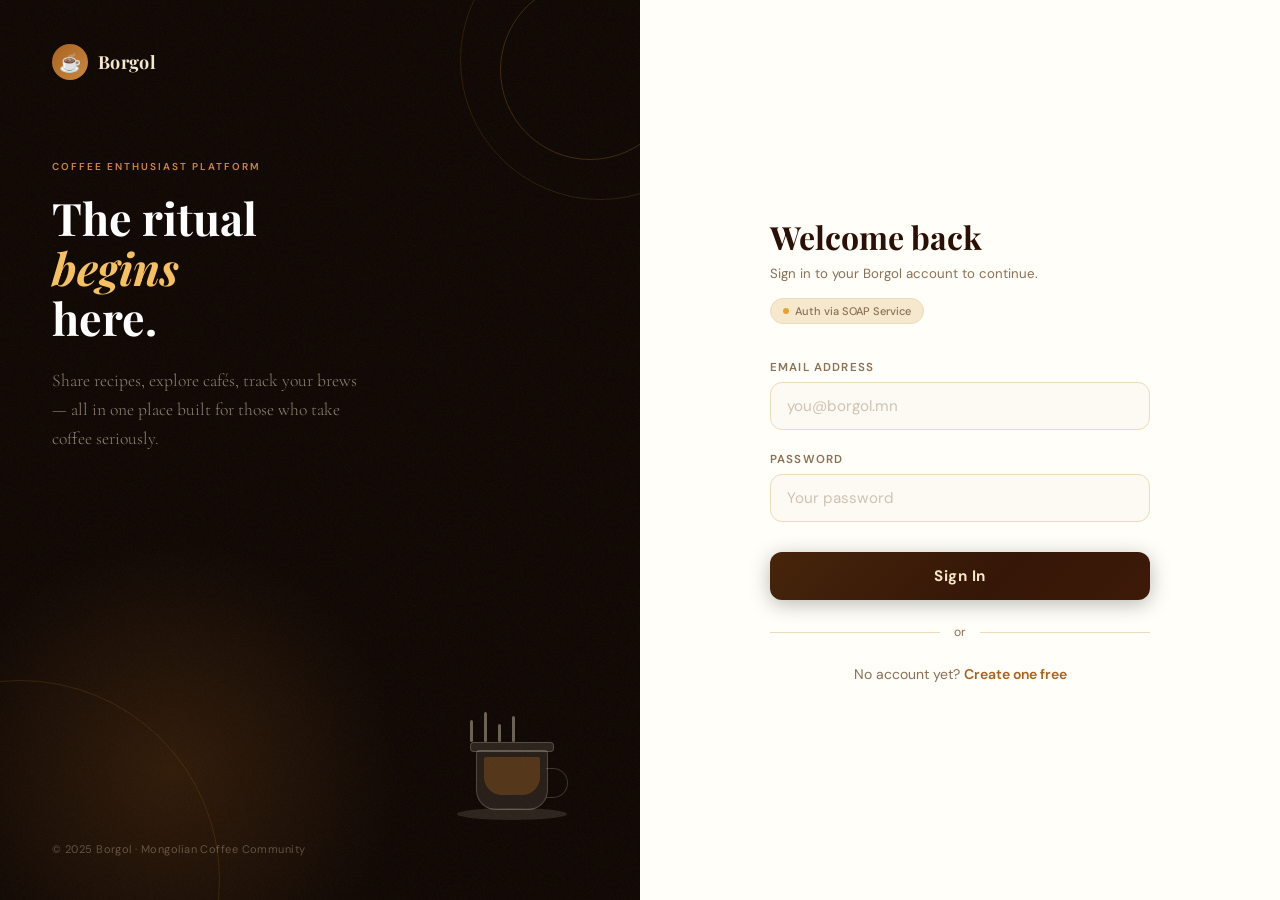
<file: src/main/resources/public/admin.html>
<!DOCTYPE html>
<html lang="en">
<head>
<meta charset="UTF-8"/>
<meta name="viewport" content="width=device-width, initial-scale=1.0"/>
<title>Admin Panel – Borgol Coffee</title>
<link rel="preconnect" href="https://fonts.googleapis.com"/>
<link href="https://fonts.googleapis.com/css2?family=Playfair+Display:wght@600;700;900&family=DM+Sans:opsz,wght@9..40,400;9..40,500;9..40,600;9..40,700&display=swap" rel="stylesheet"/>
<style>
:root {
  --espresso  : #0C0400;
  --roast     : #2B1005;
  --caramel   : #A8621E;
  --caramel-lt: #CB8840;
  --gold      : #E8A030;
  --amber     : #F5C060;
  --cream     : #F6E8CC;
  --milk      : #FDFAF3;
  --surface   : #FFFEF8;
  --border    : #EDDBBA;
  --muted     : #8A7054;
  --text      : #180F08;
  --success   : #2D6A4F;
  --error     : #B5321E;
  --shadow    : 0 2px 16px rgba(12,4,0,.08);
  --shadow-md : 0 6px 30px rgba(12,4,0,.13);
  --radius    : 14px;
  --radius-lg : 20px;
  --font-serif: 'Playfair Display', Georgia, serif;
  --font-sans : 'DM Sans', -apple-system, sans-serif;
}

*, *::before, *::after { box-sizing: border-box; margin: 0; padding: 0; }
html, body { min-height: 100%; background: var(--milk); color: var(--text); font-family: var(--font-sans); }

@keyframes slideDown { from { opacity:0; transform:translateY(-14px) } to { opacity:1; transform:none } }
@keyframes fadeUp    { from { opacity:0; transform:translateY(16px) } to { opacity:1; transform:none } }
@keyframes spin      { to { transform:rotate(360deg) } }
@keyframes shimmer   { from { background-position:200% 0 } to { background-position:-200% 0 } }

/* ── Navbar ─────────────────────────────────────────── */
.navbar {
  background: linear-gradient(135deg, var(--espresso) 0%, #1A0800 100%);
  height: 62px; display: flex; align-items: center;
  padding: 0 28px; gap: 16px;
  position: sticky; top: 0; z-index: 200;
  box-shadow: 0 2px 24px rgba(0,0,0,.45);
  animation: slideDown .4s ease;
}
.nav-brand {
  display: flex; align-items: center; gap: 8px;
  font-family: var(--font-serif); font-size: 19px; font-weight: 700;
  color: #fff; text-decoration: none;
}
.nav-brand span { font-size: 22px; }
.admin-badge {
  padding: 3px 10px; border-radius: 20px;
  background: rgba(232,160,48,.2); border: 1px solid rgba(232,160,48,.4);
  color: var(--amber); font-size: 11px; font-weight: 700; letter-spacing: .04em;
  text-transform: uppercase;
}
.nav-right { margin-left: auto; display: flex; align-items: center; gap: 8px; }
.btn-back {
  padding: 7px 16px; border-radius: 20px;
  font-size: 13px; font-weight: 600;
  color: rgba(255,255,255,.75); background: none;
  border: 1.5px solid rgba(255,255,255,.25);
  cursor: pointer; font-family: inherit; transition: .2s;
  text-decoration: none; display: inline-flex; align-items: center; gap: 6px;
}
.btn-back:hover { background: rgba(255,255,255,.1); color: #fff; border-color: rgba(255,255,255,.5); }

/* ── Layout ─────────────────────────────────────────── */
.page {
  max-width: 1100px; margin: 0 auto;
  padding: 40px 24px 80px;
  animation: fadeUp .4s ease both;
}
.page-title {
  font-family: var(--font-serif); font-size: 2rem; color: var(--roast);
  margin-bottom: 6px; display: flex; align-items: center; gap: 12px;
}
.page-sub { color: var(--muted); font-size: .9rem; margin-bottom: 28px; }

/* ── Stats grid ─────────────────────────────────────── */
.stats-grid {
  display: grid; grid-template-columns: repeat(auto-fit, minmax(180px, 1fr));
  gap: 16px; margin-bottom: 32px;
}
.stat-card {
  background: var(--surface); border: 1px solid var(--border);
  border-radius: var(--radius); padding: 20px 24px;
  box-shadow: var(--shadow);
}
.stat-label { font-size: .75rem; color: var(--muted); font-weight: 600; text-transform: uppercase; letter-spacing: .06em; margin-bottom: 6px; }
.stat-value { font-family: var(--font-serif); font-size: 2.2rem; color: var(--caramel); font-weight: 700; }
.stat-value.red { color: var(--error); }

/* ── Filter tabs ─────────────────────────────────────── */
.tab-bar {
  display: flex; gap: 4px; margin-bottom: 20px;
  background: var(--surface); padding: 4px; border-radius: var(--radius);
  border: 1px solid var(--border); width: fit-content;
}
.tab {
  padding: 8px 18px; border-radius: 10px; border: none; background: none;
  font-family: var(--font-sans); font-size: .85rem; font-weight: 600;
  color: var(--muted); cursor: pointer; transition: all .2s;
}
.tab.active { background: var(--caramel); color: #fff; box-shadow: 0 2px 8px rgba(168,98,30,.3); }
.tab:not(.active):hover { background: var(--cream); color: var(--caramel); }
.tab-count {
  display: inline-flex; align-items: center; justify-content: center;
  width: 18px; height: 18px; border-radius: 50%;
  font-size: 10px; font-weight: 700; margin-left: 5px;
  background: rgba(255,255,255,.25);
}
.tab:not(.active) .tab-count { background: var(--cream); color: var(--caramel); }

/* ── Reports table ─────────────────────────────────── */
.reports-wrap {
  background: var(--surface); border: 1px solid var(--border);
  border-radius: var(--radius-lg); overflow: hidden;
  box-shadow: var(--shadow-md);
}
.reports-table { width: 100%; border-collapse: collapse; }
.reports-table th {
  text-align: left; padding: 14px 20px;
  font-size: .72rem; font-weight: 700; letter-spacing: .06em;
  text-transform: uppercase; color: var(--muted);
  background: var(--cream); border-bottom: 1px solid var(--border);
}
.reports-table td {
  padding: 16px 20px; vertical-align: top;
  border-bottom: 1px solid var(--border); font-size: .875rem;
}
.reports-table tr:last-child td { border-bottom: none; }
.reports-table tr:hover td { background: rgba(168,98,30,.03); }

.reporter { font-weight: 600; color: var(--roast); }
.report-reason { font-weight: 600; color: var(--text); margin-bottom: 4px; }
.report-desc { color: var(--muted); font-size: .8rem; line-height: 1.4; }
.content-tag {
  display: inline-flex; align-items: center; gap: 4px;
  padding: 3px 9px; border-radius: 12px;
  font-size: .72rem; font-weight: 600;
  background: var(--cream); color: var(--caramel);
  border: 1px solid rgba(168,98,30,.2);
}
.content-tag.post   { background: rgba(26,92,168,.08); color: #1A5CA8; border-color: rgba(26,92,168,.2); }
.content-tag.user   { background: rgba(45,106,79,.08); color: var(--success); border-color: rgba(45,106,79,.2); }
.content-tag.recipe { background: rgba(232,160,48,.1); color: #9a6800; border-color: rgba(232,160,48,.3); }
.status-badge {
  display: inline-flex; align-items: center; gap: 4px;
  padding: 3px 10px; border-radius: 20px;
  font-size: .72rem; font-weight: 700; letter-spacing: .02em;
}
.status-badge.pending    { background: rgba(181,50,30,.08); color: var(--error); border: 1px solid rgba(181,50,30,.2); }
.status-badge.resolved   { background: rgba(45,106,79,.08); color: var(--success); border: 1px solid rgba(45,106,79,.2); }
.status-badge.dismissed  { background: var(--cream); color: var(--muted); border: 1px solid var(--border); }
.timestamp { font-size: .75rem; color: var(--muted); }

/* ── Actions ─────────────────────────────────────────── */
.action-btns { display: flex; gap: 6px; flex-wrap: wrap; }
.btn-resolve {
  padding: 6px 14px; border-radius: 8px; border: none;
  font-size: .78rem; font-weight: 600; cursor: pointer;
  font-family: var(--font-sans); transition: all .18s;
}
.btn-resolve.confirm {
  background: var(--success); color: #fff;
}
.btn-resolve.confirm:hover { background: #1f4f39; }
.btn-resolve.dismiss {
  background: none; color: var(--muted);
  border: 1.5px solid var(--border);
}
.btn-resolve.dismiss:hover { background: var(--cream); color: var(--text); border-color: var(--caramel-lt); }
.btn-resolve:disabled { opacity: .45; cursor: not-allowed; }

/* ── Empty / loading states ─────────────────────────── */
.empty-state {
  text-align: center; padding: 64px 24px;
  font-family: var(--font-serif); color: var(--muted);
}
.empty-state .icon { font-size: 2.8rem; margin-bottom: 12px; }
.empty-state p { font-size: 1.1rem; }

.skeleton {
  background: linear-gradient(90deg, var(--cream) 25%, var(--border) 50%, var(--cream) 75%);
  background-size: 200% 100%;
  animation: shimmer 1.4s infinite;
  border-radius: 6px;
}
.sk-row td { padding: 20px; }
.sk-line { height: 14px; border-radius: 6px; }

/* ── Toast ───────────────────────────────────────────── */
.toast {
  position: fixed; bottom: 28px; left: 50%; transform: translateX(-50%) translateY(60px);
  background: var(--roast); color: #fff; padding: 12px 24px; border-radius: var(--radius);
  font-size: .875rem; font-weight: 600; z-index: 9999;
  box-shadow: var(--shadow-md); opacity: 0;
  transition: opacity .3s, transform .3s;
  white-space: nowrap;
}
.toast.show { opacity: 1; transform: translateX(-50%) translateY(0); }
.toast.success { background: var(--success); }
.toast.error   { background: var(--error); }

/* ── Access denied ───────────────────────────────────── */
#access-denied {
  display: none; text-align: center; padding: 100px 24px;
}
#access-denied .icon { font-size: 4rem; margin-bottom: 20px; }
#access-denied h2 { font-family: var(--font-serif); font-size: 1.8rem; color: var(--error); margin-bottom: 8px; }
#access-denied p { color: var(--muted); }

@media(max-width:700px) {
  .reports-table th:nth-child(4),
  .reports-table td:nth-child(4) { display: none; }
  .page { padding: 24px 14px 60px; }
  .page-title { font-size: 1.5rem; }
}
</style>
</head>
<body>

<nav class="navbar">
  <a href="index.html" class="nav-brand"><span>☕</span> Borgol</a>
  <span class="admin-badge">Admin</span>
  <div class="nav-right">
    <a href="index.html" class="btn-back">← Back to App</a>
  </div>
</nav>

<div id="access-denied">
  <div class="icon">🔒</div>
  <h2>Access Denied</h2>
  <p>You don't have admin privileges to view this page.</p>
</div>

<div class="page" id="admin-page" style="display:none">
  <div class="page-title">⚙️ Admin Panel</div>
  <p class="page-sub">Manage community reports and moderate content</p>

  <!-- Stats -->
  <div class="stats-grid">
    <div class="stat-card">
      <div class="stat-label">Pending Reports</div>
      <div class="stat-value red" id="stat-pending">—</div>
    </div>
    <div class="stat-card">
      <div class="stat-label">Resolved</div>
      <div class="stat-value" id="stat-resolved">—</div>
    </div>
    <div class="stat-card">
      <div class="stat-label">Dismissed</div>
      <div class="stat-value" id="stat-dismissed">—</div>
    </div>
  </div>

  <!-- Tabs -->
  <div class="tab-bar">
    <button class="tab active" data-status="pending" onclick="switchTab('pending')">
      Pending <span class="tab-count" id="tab-count-pending">0</span>
    </button>
    <button class="tab" data-status="resolved" onclick="switchTab('resolved')">
      Resolved
    </button>
    <button class="tab" data-status="dismissed" onclick="switchTab('dismissed')">
      Dismissed
    </button>
  </div>

  <!-- Reports table -->
  <div class="reports-wrap">
    <table class="reports-table">
      <thead>
        <tr>
          <th>Reporter</th>
          <th>Content</th>
          <th>Reason &amp; Description</th>
          <th>Date</th>
          <th>Status / Actions</th>
        </tr>
      </thead>
      <tbody id="reports-body">
        <!-- skeleton rows -->
        <tr class="sk-row"><td><div class="skeleton sk-line" style="width:80px"></div></td><td><div class="skeleton sk-line" style="width:60px"></div></td><td><div class="skeleton sk-line" style="width:180px"></div></td><td><div class="skeleton sk-line" style="width:80px"></div></td><td><div class="skeleton sk-line" style="width:120px"></div></td></tr>
        <tr class="sk-row"><td><div class="skeleton sk-line" style="width:100px"></div></td><td><div class="skeleton sk-line" style="width:50px"></div></td><td><div class="skeleton sk-line" style="width:200px"></div></td><td><div class="skeleton sk-line" style="width:80px"></div></td><td><div class="skeleton sk-line" style="width:120px"></div></td></tr>
        <tr class="sk-row"><td><div class="skeleton sk-line" style="width:70px"></div></td><td><div class="skeleton sk-line" style="width:65px"></div></td><td><div class="skeleton sk-line" style="width:160px"></div></td><td><div class="skeleton sk-line" style="width:80px"></div></td><td><div class="skeleton sk-line" style="width:120px"></div></td></tr>
      </tbody>
    </table>
  </div>
</div>

<div class="toast" id="toast"></div>

<script>
const API = '/api';
const token = () => localStorage.getItem('token');

// ── Auth guard ──────────────────────────────────────
async function init() {
  const t = token();
  if (!t) { location.href = 'login.html'; return; }

  try {
    const r = await fetch(`${API}/admin/stats`, {
      headers: { Authorization: `Bearer ${t}` }
    });
    if (r.status === 403 || r.status === 401) {
      document.getElementById('access-denied').style.display = 'block';
      return;
    }
    if (!r.ok) throw new Error();
    const data = await r.json();
    document.getElementById('admin-page').style.display = 'block';
    document.getElementById('stat-pending').textContent = data.pendingReports ?? 0;
    document.getElementById('tab-count-pending').textContent = data.pendingReports ?? 0;
    loadReports('pending');
    loadCounts();
  } catch(e) {
    showToast('Failed to load admin panel', 'error');
  }
}

// ── Load counts for all tabs ─────────────────────────
async function loadCounts() {
  const statuses = ['resolved', 'dismissed'];
  for (const s of statuses) {
    try {
      const r = await fetch(`${API}/admin/reports?status=${s}`, {
        headers: { Authorization: `Bearer ${token()}` }
      });
      if (!r.ok) continue;
      const list = await r.json();
      const el = document.getElementById(`stat-${s}`);
      if (el) el.textContent = list.length;
    } catch {}
  }
}

// ── Current tab ──────────────────────────────────────
let currentStatus = 'pending';

function switchTab(status) {
  currentStatus = status;
  document.querySelectorAll('.tab').forEach(t => {
    t.classList.toggle('active', t.dataset.status === status);
  });
  loadReports(status);
}

// ── Load reports ─────────────────────────────────────
async function loadReports(status) {
  const tbody = document.getElementById('reports-body');
  tbody.innerHTML = skeletonRows(4);

  try {
    const r = await fetch(`${API}/admin/reports?status=${status}`, {
      headers: { Authorization: `Bearer ${token()}` }
    });
    if (!r.ok) throw new Error();
    const reports = await r.json();
    renderReports(reports, status);
  } catch(e) {
    tbody.innerHTML = `<tr><td colspan="5"><div class="empty-state"><div class="icon">⚠️</div><p>Failed to load reports</p></div></td></tr>`;
  }
}

function skeletonRows(n) {
  const widths = [80,60,180,80,120];
  return Array.from({length:n}, () =>
    `<tr class="sk-row">${widths.map(w =>
      `<td><div class="skeleton sk-line" style="width:${w}px"></div></td>`
    ).join('')}</tr>`
  ).join('');
}

function renderReports(reports, status) {
  const tbody = document.getElementById('reports-body');
  if (!reports.length) {
    tbody.innerHTML = `<tr><td colspan="5"><div class="empty-state">
      <div class="icon">${status === 'pending' ? '✅' : '📭'}</div>
      <p>${status === 'pending' ? 'No pending reports — all clear!' : `No ${status} reports yet`}</p>
    </div></td></tr>`;
    return;
  }

  tbody.innerHTML = reports.map(r => {
    const isPending = r.status === 'pending';
    const dateStr = r.created_at ? new Date(r.created_at).toLocaleDateString('en-US', {month:'short',day:'numeric',year:'numeric'}) : '—';
    const contentTypeClass = (r.content_type||'').toLowerCase();

    const actions = isPending
      ? `<div class="action-btns">
           <button class="btn-resolve confirm" onclick="resolveReport(${r.id},'resolved',this)">✓ Resolve</button>
           <button class="btn-resolve dismiss" onclick="resolveReport(${r.id},'dismissed',this)">Dismiss</button>
         </div>`
      : `<span class="status-badge ${r.status}">${r.status === 'resolved' ? '✓ Resolved' : 'Dismissed'}</span>`;

    return `<tr>
      <td><span class="reporter">@${escHtml(r.reporter_username || r.reporter_id || 'Unknown')}</span></td>
      <td>
        <span class="content-tag ${contentTypeClass}">${escHtml(r.content_type || '—')}</span>
        <div style="font-size:.75rem;color:var(--muted);margin-top:4px">#${r.content_id}</div>
      </td>
      <td>
        <div class="report-reason">${escHtml(r.reason || '—')}</div>
        ${r.description ? `<div class="report-desc">${escHtml(r.description)}</div>` : ''}
      </td>
      <td><span class="timestamp">${dateStr}</span></td>
      <td>${actions}</td>
    </tr>`;
  }).join('');
}

// ── Resolve / dismiss ─────────────────────────────────
async function resolveReport(id, action, btn) {
  const row = btn.closest('tr');
  const btns = row.querySelectorAll('.btn-resolve');
  btns.forEach(b => b.disabled = true);

  try {
    const r = await fetch(`${API}/admin/reports/${id}/resolve`, {
      method: 'POST',
      headers: { 'Content-Type': 'application/json', Authorization: `Bearer ${token()}` },
      body: JSON.stringify({ action })
    });
    if (!r.ok) throw new Error();

    showToast(action === 'resolved' ? 'Report resolved' : 'Report dismissed', 'success');

    // Refresh pending count
    const statsR = await fetch(`${API}/admin/stats`, { headers: { Authorization: `Bearer ${token()}` } });
    if (statsR.ok) {
      const stats = await statsR.json();
      document.getElementById('stat-pending').textContent = stats.pendingReports ?? 0;
      document.getElementById('tab-count-pending').textContent = stats.pendingReports ?? 0;
    }

    // Reload current tab
    loadReports(currentStatus);
    loadCounts();
  } catch(e) {
    showToast('Action failed', 'error');
    btns.forEach(b => b.disabled = false);
  }
}

// ── Toast ─────────────────────────────────────────────
function showToast(msg, type = '') {
  const t = document.getElementById('toast');
  t.textContent = msg;
  t.className = `toast show${type ? ' ' + type : ''}`;
  setTimeout(() => t.className = 'toast', 2800);
}

// ── Escape HTML ───────────────────────────────────────
function escHtml(str) {
  return String(str).replace(/&/g,'&amp;').replace(/</g,'&lt;').replace(/>/g,'&gt;').replace(/"/g,'&quot;');
}

init();
</script>
</body>
</html>
</file>
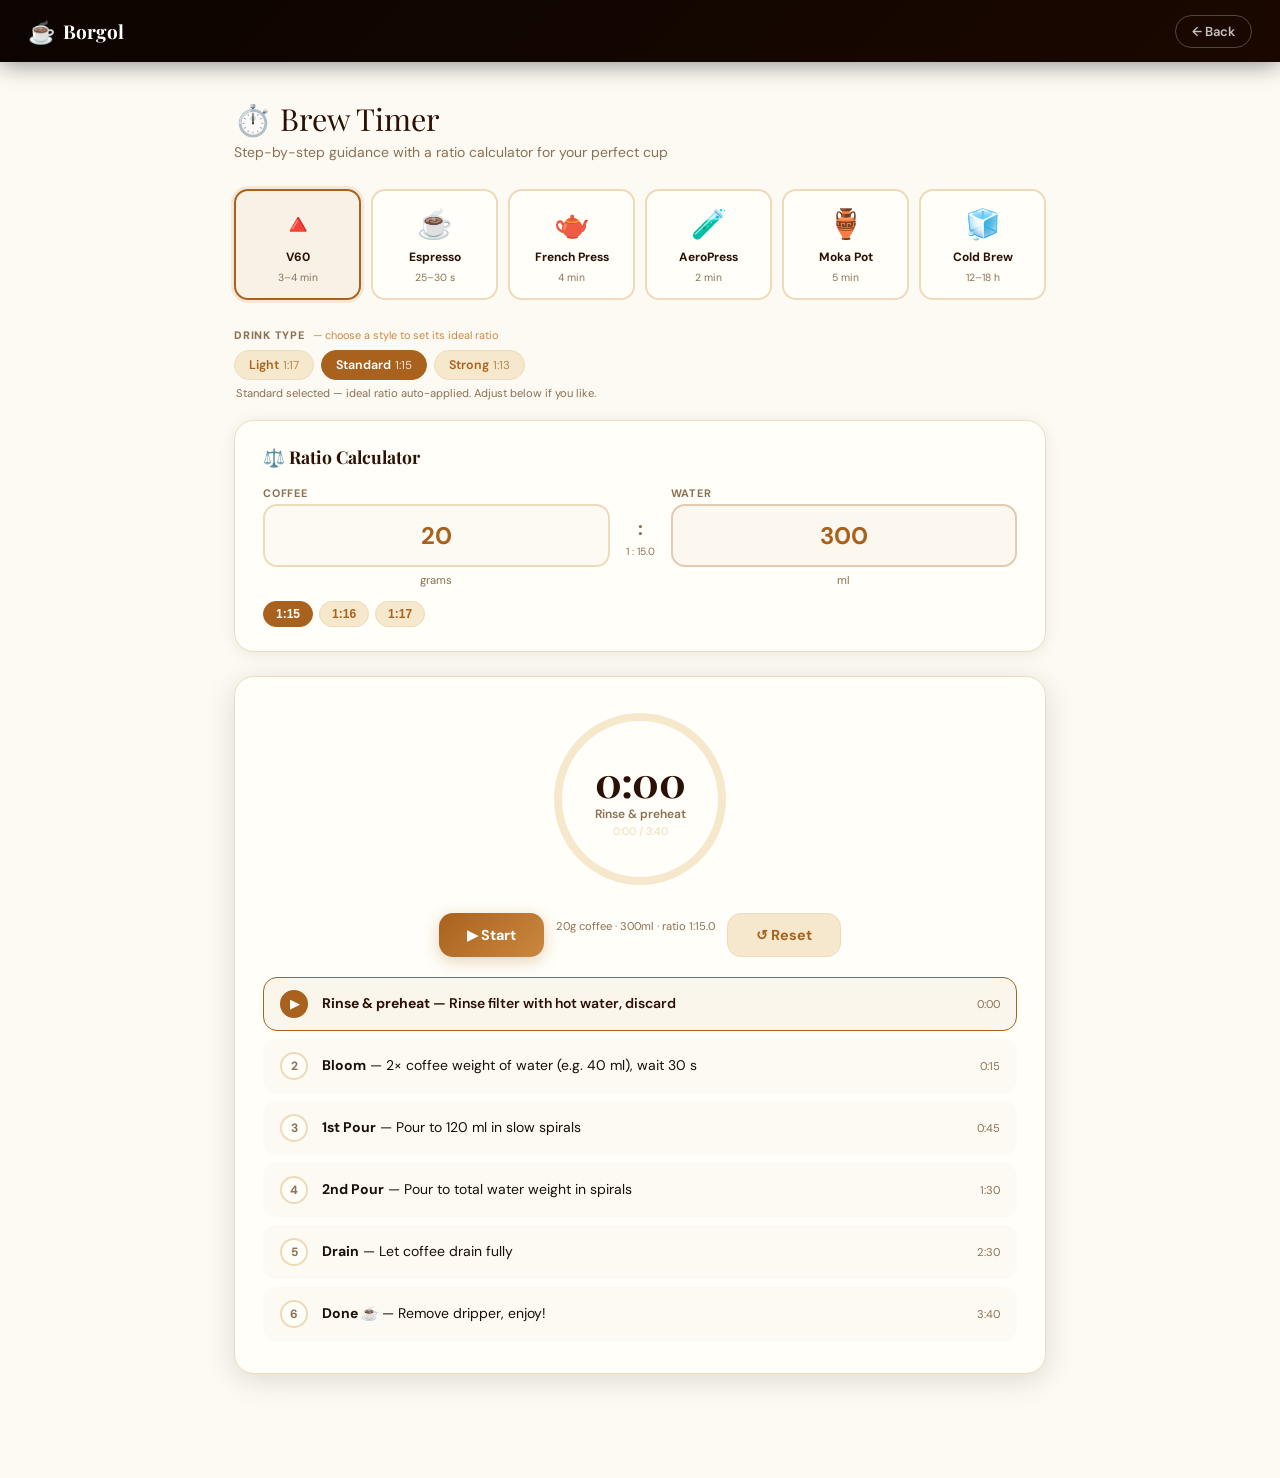
<file: src/main/resources/public/brew-timer.html>
<!DOCTYPE html>
<html lang="en">
<head>
<meta charset="UTF-8"/>
<meta name="viewport" content="width=device-width, initial-scale=1.0, viewport-fit=cover"/>
<title>Brew Timer – Borgol Coffee</title>
<link rel="preconnect" href="https://fonts.googleapis.com"/>
<link href="https://fonts.googleapis.com/css2?family=Playfair+Display:wght@600;700;900&family=DM+Sans:opsz,wght@9..40,400;9..40,500;9..40,600;9..40,700&display=swap" rel="stylesheet"/>
<style>
:root {
  --espresso  : #0C0400;
  --roast     : #2B1005;
  --caramel   : #A8621E;
  --caramel-lt: #CB8840;
  --gold      : #E8A030;
  --amber     : #F5C060;
  --cream     : #F6E8CC;
  --milk      : #FDFAF3;
  --surface   : #FFFEF8;
  --border    : #EDDBBA;
  --muted     : #8A7054;
  --text      : #180F08;
  --success   : #2D6A4F;
  --error     : #B5321E;
  --shadow    : 0 2px 16px rgba(12,4,0,.08);
  --shadow-md : 0 6px 30px rgba(12,4,0,.13);
  --shadow-lg : 0 16px 56px rgba(12,4,0,.18);
  --radius    : 14px;
  --radius-lg : 20px;
  --font-serif: 'Playfair Display', Georgia, serif;
  --font-sans : 'DM Sans', -apple-system, sans-serif;
}

/* ── Dark theme ───────────────────────────────────────── */
html.dark {
  --espresso  : #F6E8CC;
  --roast     : #FDFAF3;
  --caramel   : #CB8840;
  --caramel-lt: #A8621E;
  --gold      : #C88020;
  --amber     : #A06010;
  --cream     : #1C1007;
  --milk      : #140C04;
  --surface   : #100A02;
  --border    : #3A2810;
  --muted     : #A89070;
  --text      : #F6E8CC;
  --success   : #52B288;
  --error     : #E05040;
  --shadow    : 0 2px 16px rgba(0,0,0,.3);
  --shadow-md : 0 6px 30px rgba(0,0,0,.4);
  --shadow-lg : 0 16px 56px rgba(0,0,0,.5);
}
@media (prefers-color-scheme: dark) {
  html:not(.light) {
    --espresso  : #F6E8CC;
    --roast     : #FDFAF3;
    --caramel   : #CB8840;
    --caramel-lt: #A8621E;
    --gold      : #C88020;
    --amber     : #A06010;
    --cream     : #1C1007;
    --milk      : #140C04;
    --surface   : #100A02;
    --border    : #3A2810;
    --muted     : #A89070;
    --text      : #F6E8CC;
    --success   : #52B288;
    --error     : #E05040;
    --shadow    : 0 2px 16px rgba(0,0,0,.3);
    --shadow-md : 0 6px 30px rgba(0,0,0,.4);
    --shadow-lg : 0 16px 56px rgba(0,0,0,.5);
  }
}

*, *::before, *::after { box-sizing: border-box; margin: 0; padding: 0; }
html { background: var(--milk); }
html, body {
  min-height: 100%; background: var(--milk); color: var(--text);
  font-family: var(--font-sans); overflow-x: hidden;
}

@keyframes slideDown { from { opacity:0; transform:translateY(-14px) } to { opacity:1; transform:none } }
@keyframes fadeUp    { from { opacity:0; transform:translateY(16px) } to { opacity:1; transform:none } }
@keyframes spin      { to { transform:rotate(360deg) } }
@keyframes ringPulse { 0%,100%{box-shadow:0 0 0 0 rgba(168,98,30,.4)} 50%{box-shadow:0 0 0 16px rgba(168,98,30,0)} }
@keyframes stepSlide { from{opacity:0;transform:translateX(-12px)} to{opacity:1;transform:none} }
@keyframes celebrate { 0%{transform:scale(1)} 30%{transform:scale(1.08)} 60%{transform:scale(.96)} 100%{transform:scale(1)} }

/* ── Navbar ──────────────────────────────────────────── */
.navbar {
  background: linear-gradient(135deg, var(--espresso) 0%, #1A0800 100%);
  height: 62px; display: flex; align-items: center;
  padding: 0 28px; gap: 16px;
  position: sticky; top: 0; z-index: 200;
  box-shadow: 0 2px 24px rgba(0,0,0,.45);
  animation: slideDown .4s ease;
}
.nav-brand {
  display: flex; align-items: center; gap: 8px;
  font-family: var(--font-serif); font-size: 19px; font-weight: 700;
  color: #fff; text-decoration: none;
}
.nav-brand span { font-size: 22px; }
.nav-right { margin-left: auto; display: flex; align-items: center; gap: 8px; }
.btn-back {
  padding: 7px 16px; border-radius: 20px; font-size: 13px; font-weight: 600;
  color: rgba(255,255,255,.75); background: none;
  border: 1.5px solid rgba(255,255,255,.25);
  cursor: pointer; font-family: inherit; transition: .2s;
  text-decoration: none; display: inline-flex; align-items: center; gap: 6px;
}
.btn-back:hover { background: rgba(255,255,255,.1); color: #fff; border-color: rgba(255,255,255,.5); }

/* ── Page ─────────────────────────────────────────────── */
.page {
  max-width: 860px; margin: 0 auto;
  padding: 36px 24px calc(env(safe-area-inset-bottom) + 80px);
  animation: fadeUp .4s ease both;
}
.page-title {
  font-family: var(--font-serif); font-size: 1.9rem; color: var(--roast);
  margin-bottom: 4px;
}
.page-sub { color: var(--muted); font-size: .875rem; margin-bottom: 28px; }

/* ── Method picker ────────────────────────────────────── */
.method-grid {
  display: grid; grid-template-columns: repeat(auto-fill, minmax(110px, 1fr));
  gap: 10px; margin-bottom: 28px;
}
.method-btn {
  display: flex; flex-direction: column; align-items: center;
  gap: 6px; padding: 14px 10px; border-radius: var(--radius);
  background: var(--surface); border: 2px solid var(--border);
  cursor: pointer; transition: all .2s; font-family: var(--font-sans);
}
.method-btn:hover { border-color: var(--caramel-lt); transform: translateY(-2px); box-shadow: var(--shadow); }
.method-btn.selected {
  border-color: var(--caramel); background: rgba(168,98,30,.06);
  box-shadow: 0 0 0 3px rgba(168,98,30,.12);
}
.method-icon { font-size: 1.8rem; }
.method-name { font-size: .75rem; font-weight: 700; color: var(--roast); text-align: center; }
.method-time { font-size: .65rem; color: var(--muted); }

/* ── Drink type row ───────────────────────────────────── */
.drink-type-row {
  margin-bottom: 20px;
}
.drink-type-label {
  font-size: .68rem; font-weight: 800; text-transform: uppercase;
  letter-spacing: .07em; color: var(--muted); margin-bottom: 8px;
  display: flex; align-items: baseline; gap: 8px;
}
.drink-type-hint {
  font-size: .68rem; font-weight: 400; text-transform: none;
  letter-spacing: 0; color: var(--caramel-lt);
}
.drink-type-chips { display: flex; gap: 7px; flex-wrap: wrap; margin-bottom: 6px; }
.drink-type-chip {
  padding: 6px 14px; border-radius: 20px; font-size: .78rem; font-weight: 600;
  background: var(--cream); border: 1.5px solid var(--border);
  color: var(--caramel); cursor: pointer; transition: .15s;
  font-family: var(--font-sans);
}
.drink-type-chip:hover { background: var(--border); }
.drink-type-chip.active {
  background: var(--caramel); color: #fff; border-color: var(--caramel);
}
.drink-type-chip .chip-ratio {
  opacity: .75; font-weight: 400; font-size: .72rem; margin-left: 4px;
}
.drink-type-chip.active .chip-ratio { opacity: .85; }
.drink-type-applied {
  font-size: .7rem; color: var(--muted); padding-left: 2px; min-height: 1.2em;
}

/* ── Ratio calculator ─────────────────────────────────── */
.ratio-card {
  background: var(--surface); border: 1px solid var(--border);
  border-radius: var(--radius-lg); padding: 24px 28px; margin-bottom: 24px;
  box-shadow: var(--shadow);
}
.ratio-card h3 {
  font-family: var(--font-serif); font-size: 1.1rem; color: var(--roast);
  margin-bottom: 18px; display: flex; align-items: center; gap: 8px;
}
.ratio-inputs { display: grid; grid-template-columns: 1fr auto 1fr; gap: 0; align-items: center; }
.ratio-field { display: flex; flex-direction: column; gap: 4px; }
.ratio-label { font-size: .68rem; font-weight: 700; text-transform: uppercase; letter-spacing: .07em; color: var(--muted); }
.ratio-input {
  width: 100%; padding: 14px 16px;
  font-size: 1.5rem; font-weight: 700; color: var(--caramel);
  background: var(--milk); border: 2px solid var(--border);
  border-radius: var(--radius); font-family: var(--font-sans);
  outline: none; transition: all .2s; text-align: center;
  -moz-appearance: textfield;
}
.ratio-input::-webkit-inner-spin-button,
.ratio-input::-webkit-outer-spin-button { -webkit-appearance: none; }
.ratio-input:focus { border-color: var(--caramel); background: var(--surface); box-shadow: 0 0 0 3px rgba(168,98,30,.1); }
.ratio-input.linked { background: rgba(168,98,30,.04); border-color: rgba(168,98,30,.3); }
.ratio-unit { font-size: .7rem; color: var(--muted); margin-top: 2px; text-align: center; }
.ratio-sep {
  display: flex; flex-direction: column; align-items: center; gap: 4px;
  padding: 0 16px;
}
.ratio-sep-line { color: var(--muted); font-size: 1.2rem; font-weight: 700; }
.ratio-sep-label { font-size: .65rem; color: var(--muted); white-space: nowrap; }
.ratio-presets { display: flex; gap: 6px; flex-wrap: wrap; margin-top: 14px; }
.ratio-preset {
  padding: 5px 12px; border-radius: 20px; font-size: .75rem; font-weight: 600;
  background: var(--cream); border: 1px solid var(--border);
  color: var(--caramel); cursor: pointer; transition: .15s;
}
.ratio-preset:hover, .ratio-preset.active {
  background: var(--caramel); color: #fff; border-color: var(--caramel);
}

/* ── Timer ────────────────────────────────────────────── */
.timer-card {
  background: var(--surface); border: 1px solid var(--border);
  border-radius: var(--radius-lg); padding: 32px 28px; margin-bottom: 24px;
  box-shadow: var(--shadow-md); text-align: center;
}
.timer-ring-wrap { position: relative; display: inline-flex; margin-bottom: 24px; }
.timer-svg { transform: rotate(-90deg); }
.timer-track { fill: none; stroke: var(--cream); stroke-width: 8; }
.timer-arc   { fill: none; stroke: var(--caramel); stroke-width: 8;
  stroke-linecap: round; transition: stroke-dashoffset .95s linear;
}
.timer-arc.done { stroke: var(--success); }
.timer-display {
  position: absolute; inset: 0; display: flex; flex-direction: column;
  align-items: center; justify-content: center;
}
.timer-time {
  font-family: var(--font-serif); font-size: 2.6rem; font-weight: 700;
  color: var(--roast); line-height: 1; letter-spacing: -.02em;
}
.timer-phase { font-size: .75rem; color: var(--muted); margin-top: 4px; font-weight: 600; }
.timer-total { font-size: .68rem; color: var(--border-color,var(--border)); margin-top: 2px; }

.timer-controls { display: flex; gap: 12px; justify-content: center; margin-bottom: 20px; }
.timer-btn {
  display: inline-flex; align-items: center; gap: 8px;
  padding: 12px 28px; border-radius: var(--radius); border: none;
  font-family: var(--font-sans); font-size: .9rem; font-weight: 700;
  cursor: pointer; transition: all .18s;
}
.timer-btn.primary {
  background: linear-gradient(135deg, var(--caramel), var(--caramel-lt));
  color: #fff; box-shadow: 0 4px 16px rgba(168,98,30,.28);
}
.timer-btn.primary:hover { transform: translateY(-1px); box-shadow: 0 6px 20px rgba(168,98,30,.38); }
.timer-btn.secondary {
  background: var(--cream); color: var(--caramel);
  border: 1.5px solid var(--border);
}
.timer-btn.secondary:hover { background: var(--border); }
.timer-btn:disabled { opacity: .45; cursor: not-allowed; transform: none !important; }

/* ── Steps ────────────────────────────────────────────── */
.steps-list { list-style: none; display: flex; flex-direction: column; gap: 8px; text-align: left; }
.step-item {
  display: flex; align-items: center; gap: 14px; padding: 12px 16px;
  border-radius: var(--radius); border: 1.5px solid transparent;
  transition: all .3s; background: var(--milk);
}
.step-item.active {
  border-color: var(--caramel); background: rgba(168,98,30,.05);
  animation: stepSlide .3s ease;
}
.step-item.done { opacity: .55; }
.step-bullet {
  width: 28px; height: 28px; flex-shrink: 0; border-radius: 50%;
  display: flex; align-items: center; justify-content: center;
  font-size: .75rem; font-weight: 700; border: 2px solid var(--border);
  color: var(--muted); background: var(--surface); transition: .2s;
}
.step-item.active .step-bullet { background: var(--caramel); color: #fff; border-color: var(--caramel); }
.step-item.done  .step-bullet  { background: var(--success); color: #fff; border-color: var(--success); content: '✓'; }
.step-time { font-size: .7rem; color: var(--muted); flex-shrink: 0; margin-left: auto; }
.step-text { font-size: .875rem; color: var(--text); line-height: 1.4; }
.step-item.active .step-text { font-weight: 600; color: var(--roast); }

/* ── Done banner ──────────────────────────────────────── */
.done-banner {
  display: none; text-align: center; padding: 28px;
  background: linear-gradient(135deg, rgba(45,106,79,.08), rgba(45,106,79,.04));
  border: 1.5px solid rgba(45,106,79,.25); border-radius: var(--radius-lg);
  margin-bottom: 24px; animation: celebrate .5s ease;
}
.done-banner.show { display: block; }
.done-banner .icon { font-size: 2.8rem; margin-bottom: 10px; }
.done-banner h2 { font-family: var(--font-serif); font-size: 1.6rem; color: var(--success); margin-bottom: 6px; }
.done-banner p { color: var(--muted); font-size: .875rem; }

/* ── Bottom safe area ─────────────────────────────────── */
.bottom-safe { height: env(safe-area-inset-bottom, 0px); }

/* ── Responsive ───────────────────────────────────────── */
@media (max-width: 600px) {
  .page { padding: 20px 14px calc(env(safe-area-inset-bottom) + 60px); }
  .page-title { font-size: 1.5rem; }
  .ratio-inputs { grid-template-columns: 1fr auto 1fr; }
  .ratio-input { font-size: 1.2rem; padding: 10px 8px; }
  .timer-time { font-size: 2rem; }
  .ratio-card, .timer-card { padding: 20px 16px; }
}
</style>
<script>
// Apply saved theme before first paint to avoid flash
(function() {
  const saved = localStorage.getItem('borgol_dark');
  const html  = document.documentElement;
  if (saved === '1') html.classList.add('dark');
  else if (saved === '0') html.classList.add('light');
  else if (window.matchMedia('(prefers-color-scheme: dark)').matches) html.classList.add('dark');
})();
</script>
</head>
<body>

<nav class="navbar">
  <a href="index.html" class="nav-brand"><span>☕</span> Borgol</a>
  <div class="nav-right">
    <a href="index.html" class="btn-back">← Back</a>
  </div>
</nav>

<div class="page">
  <div class="page-title">⏱️ Brew Timer</div>
  <p class="page-sub">Step-by-step guidance with a ratio calculator for your perfect cup</p>

  <!-- Method selection -->
  <div class="method-grid" id="method-grid"></div>

  <!-- Drink type selector -->
  <div class="drink-type-row">
    <div class="drink-type-label">
      Drink Type
      <span class="drink-type-hint">— choose a style to set its ideal ratio</span>
    </div>
    <div class="drink-type-chips" id="drink-type-chips"></div>
    <div class="drink-type-applied" id="drink-type-applied"></div>
  </div>

  <!-- Ratio calculator -->
  <div class="ratio-card">
    <h3>⚖️ Ratio Calculator</h3>
    <div class="ratio-inputs">
      <div class="ratio-field">
        <div class="ratio-label">Coffee</div>
        <input class="ratio-input" id="coffee-g" type="number" min="1" max="500" value="20" step="0.5"/>
        <div class="ratio-unit">grams</div>
      </div>
      <div class="ratio-sep">
        <div class="ratio-sep-line">:</div>
        <div class="ratio-sep-label" id="ratio-display">1 : 15</div>
      </div>
      <div class="ratio-field">
        <div class="ratio-label">Water</div>
        <input class="ratio-input linked" id="water-ml" type="number" min="1" max="3000" value="300" step="5"/>
        <div class="ratio-unit">ml</div>
      </div>
    </div>
    <div class="ratio-presets" id="ratio-presets"></div>
  </div>

  <!-- Done banner -->
  <div class="done-banner" id="done-banner">
    <div class="icon">☕</div>
    <h2>Your brew is ready!</h2>
    <p id="done-msg">Enjoy every sip.</p>
  </div>

  <!-- Timer -->
  <div class="timer-card">
    <div class="timer-ring-wrap">
      <svg class="timer-svg" width="180" height="180" viewBox="0 0 180 180">
        <circle class="timer-track" cx="90" cy="90" r="82"/>
        <circle class="timer-arc" id="timer-arc" cx="90" cy="90" r="82"
          stroke-dasharray="515.2" stroke-dashoffset="0"/>
      </svg>
      <div class="timer-display">
        <div class="timer-time" id="timer-display">0:00</div>
        <div class="timer-phase" id="timer-phase">Ready</div>
        <div class="timer-total" id="timer-total-disp"></div>
      </div>
    </div>
    <div class="timer-controls">
      <button class="timer-btn primary" id="btn-start" onclick="startTimer()">▶ Start</button>
      <div id="start-ratio-hint" style="font-size:.7rem;color:var(--muted);margin-top:6px;"></div>
      <button class="timer-btn secondary" id="btn-reset" onclick="resetTimer()">↺ Reset</button>
    </div>
    <ul class="steps-list" id="steps-list"></ul>
  </div>
</div>

<div class="bottom-safe"></div>

<script>
// ── Brew method definitions ───────────────────────────────────────────────────
const METHODS = [
  {
    id: 'v60', name: 'V60', icon: '🔺', time: '3–4 min',
    defaultRatio: 15, defaultDrinkType: 'standard',
    drinkTypes: [
      { id: 'light',    label: 'Light',    ratio: 17 },
      { id: 'standard', label: 'Standard', ratio: 15 },
      { id: 'strong',   label: 'Strong',   ratio: 13 },
    ],
    ratioPresets: [{label:'1:15',r:15},{label:'1:16',r:16},{label:'1:17',r:17}],
    steps: [
      { t: 0,   label: 'Rinse & preheat', note: 'Rinse filter with hot water, discard' },
      { t: 15,  label: 'Bloom', note: '2× coffee weight of water (e.g. 40 ml), wait 30 s' },
      { t: 45,  label: '1st Pour', note: 'Pour to 120 ml in slow spirals' },
      { t: 90,  label: '2nd Pour', note: 'Pour to total water weight in spirals' },
      { t: 150, label: 'Drain', note: 'Let coffee drain fully' },
      { t: 220, label: 'Done ☕', note: 'Remove dripper, enjoy!' }
    ]
  },
  {
    id: 'espresso', name: 'Espresso', icon: '☕', time: '25–30 s',
    defaultRatio: 2, defaultDrinkType: 'espresso',
    drinkTypes: [
      { id: 'ristretto', label: 'Ristretto', ratio: 1   },
      { id: 'espresso',  label: 'Espresso',  ratio: 2   },
      { id: 'lungo',     label: 'Lungo',     ratio: 3   },
      { id: 'americano', label: 'Americano', ratio: 6   },
    ],
    ratioPresets: [{label:'1:2',r:2},{label:'1:2.5',r:2.5},{label:'1:3',r:3}],
    steps: [
      { t: 0,  label: 'Dose & tamp', note: 'Grind fine, tamp level at 30 lbs' },
      { t: 5,  label: 'Pre-infusion', note: '3–4 s low-pressure pre-infuse' },
      { t: 10, label: 'Extract', note: 'Full pressure — target golden-brown crema' },
      { t: 35, label: 'Done ☕', note: 'Pull shot, taste for balance' }
    ]
  },
  {
    id: 'frenchpress', name: 'French Press', icon: '🫖', time: '4 min',
    defaultRatio: 12, defaultDrinkType: 'standard',
    drinkTypes: [
      { id: 'mild',     label: 'Mild',     ratio: 15 },
      { id: 'standard', label: 'Standard', ratio: 12 },
      { id: 'strong',   label: 'Strong',   ratio: 10 },
    ],
    ratioPresets: [{label:'1:10',r:10},{label:'1:12',r:12},{label:'1:15',r:15}],
    steps: [
      { t: 0,   label: 'Add grounds', note: 'Coarse grind — like raw sugar' },
      { t: 15,  label: 'Bloom pour', note: 'Add 2× coffee weight water, stir gently' },
      { t: 45,  label: 'Full pour', note: 'Add remaining water' },
      { t: 60,  label: 'Place lid', note: 'Put lid on, do NOT press yet' },
      { t: 240, label: 'Press & pour', note: 'Press slowly, pour immediately to stop brewing' },
      { t: 280, label: 'Done ☕', note: 'Enjoy! Leave dregs in press.' }
    ]
  },
  {
    id: 'aeropress', name: 'AeroPress', icon: '🧪', time: '2 min',
    defaultRatio: 12, defaultDrinkType: 'standard',
    drinkTypes: [
      { id: 'concentrate', label: 'Concentrate', ratio: 6  },
      { id: 'standard',    label: 'Standard',    ratio: 12 },
      { id: 'diluted',     label: 'Diluted',     ratio: 16 },
    ],
    ratioPresets: [{label:'1:10',r:10},{label:'1:13',r:13},{label:'1:16',r:16}],
    steps: [
      { t: 0,  label: 'Setup', note: 'Insert filter, rinse, place on cup (inverted)' },
      { t: 15, label: 'Add coffee', note: 'Medium-fine grind, 15–20 g' },
      { t: 25, label: 'Add water', note: 'Fully saturate grounds with hot water (~80°C)' },
      { t: 35, label: 'Stir', note: 'Stir 10 seconds, attach plunger' },
      { t: 55, label: 'Steep', note: 'Wait 45–60 seconds' },
      { t: 100, label: 'Press', note: 'Flip onto cup, press in 20–30 seconds' },
      { t: 120, label: 'Done ☕', note: 'Dilute to taste or enjoy as is!' }
    ]
  },
  {
    id: 'moka', name: 'Moka Pot', icon: '🏺', time: '5 min',
    defaultRatio: 7, defaultDrinkType: 'standard',
    drinkTypes: [
      { id: 'standard', label: 'Standard', ratio: 7 },
      { id: 'mild',     label: 'Mild',     ratio: 9 },
    ],
    ratioPresets: [{label:'1:7',r:7},{label:'1:8',r:8},{label:'1:9',r:9}],
    steps: [
      { t: 0,   label: 'Fill bottom', note: 'Fill base with hot water to valve line' },
      { t: 30,  label: 'Add coffee', note: 'Fine grind, fill basket level (don\'t tamp)' },
      { t: 45,  label: 'Heat', note: 'Medium-low heat, lid open' },
      { t: 180, label: 'Watch', note: 'Gurgling? Reduce heat — stop at blond stream' },
      { t: 280, label: 'Cool base', note: 'Run cold water on base to stop extraction' },
      { t: 300, label: 'Done ☕', note: 'Pour and enjoy concentrated coffee!' }
    ]
  },
  {
    id: 'coldbrew', name: 'Cold Brew', icon: '🧊', time: '12–18 h',
    defaultRatio: 8, defaultDrinkType: 'standard',
    drinkTypes: [
      { id: 'concentrate', label: 'Concentrate', ratio: 4 },
      { id: 'standard',    label: 'Standard',    ratio: 8 },
    ],
    ratioPresets: [{label:'1:5',r:5},{label:'1:6',r:6},{label:'1:8',r:8}],
    steps: [
      { t: 0,     label: 'Coarse grind', note: 'Like very coarse sea salt' },
      { t: 30,    label: 'Combine', note: 'Mix coffee + cold water in jar, stir' },
      { t: 60,    label: 'Cover', note: 'Seal jar, refrigerate' },
      { t: 43200, label: 'Strain', note: 'After 12 h, strain through filter into bottle' },
      { t: 43260, label: 'Done ☕', note: 'Dilute 1:1 with water or milk. Keeps 2 weeks.' }
    ]
  }
];

// ── State ─────────────────────────────────────────────────────────────────────
let currentMethod   = METHODS[0];
let currentDrinkType = currentMethod.drinkTypes.find(d => d.id === currentMethod.defaultDrinkType);
let coffeeG  = 20;
let waterMl  = Math.round(coffeeG * currentDrinkType.ratio);
let timerInterval = null;
let elapsed  = 0;
let totalSec = 0;
let running  = false;
const CIRCUM = 515.2; // 2π × 82

// ── Build UI ──────────────────────────────────────────────────────────────────
function buildMethodGrid() {
  const grid = document.getElementById('method-grid');
  grid.innerHTML = METHODS.map(m => `
    <button class="method-btn${m.id === currentMethod.id ? ' selected' : ''}"
      onclick="selectMethod('${m.id}')">
      <span class="method-icon">${m.icon}</span>
      <span class="method-name">${m.name}</span>
      <span class="method-time">${m.time}</span>
    </button>`).join('');
}

function selectMethod(id) {
  currentMethod = METHODS.find(m => m.id === id);
  currentDrinkType = currentMethod.drinkTypes.find(d => d.id === currentMethod.defaultDrinkType);
  waterMl = Math.round(coffeeG * currentDrinkType.ratio);
  document.getElementById('water-ml').value = waterMl;
  resetTimer();
  buildMethodGrid();
  buildDrinkTypeChips();
  buildRatioPresets();
  updateRatioDisplay();
  buildSteps();
  updateStartBtn();
}

function selectDrinkType(id) {
  currentDrinkType = currentMethod.drinkTypes.find(d => d.id === id);
  waterMl = Math.round(coffeeG * currentDrinkType.ratio);
  document.getElementById('water-ml').value = waterMl;
  buildDrinkTypeChips();
  buildRatioPresets();
  updateRatioDisplay();
  updateStartBtn();
  document.getElementById('drink-type-applied').textContent =
    `${currentDrinkType.label} selected — ideal ratio auto-applied. Adjust below if you like.`;
}

function buildDrinkTypeChips() {
  const el = document.getElementById('drink-type-chips');
  el.innerHTML = currentMethod.drinkTypes.map(d => `
    <button class="drink-type-chip${currentDrinkType && d.id === currentDrinkType.id ? ' active' : ''}"
      onclick="selectDrinkType('${d.id}')">
      ${d.label}<span class="chip-ratio">1:${d.ratio}</span>
    </button>`).join('');
}

function updateStartBtn() {
  const btn = document.getElementById('btn-start');
  if (btn.textContent.startsWith('▶')) {
    document.getElementById('start-ratio-hint').textContent =
      `${coffeeG}g coffee · ${waterMl}ml · ratio 1:${(waterMl / coffeeG).toFixed(1)}`;
  } else {
    document.getElementById('start-ratio-hint').textContent = '';
  }
}

function buildRatioPresets() {
  const el = document.getElementById('ratio-presets');
  el.innerHTML = currentMethod.ratioPresets.map(p => `
    <button class="ratio-preset${Math.abs(waterMl/coffeeG - p.r) < 0.1 ? ' active' : ''}"
      onclick="applyPreset(${p.r})">${p.label}</button>`).join('');
}

function applyPreset(r) {
  waterMl = Math.round(coffeeG * r);
  document.getElementById('water-ml').value = waterMl;
  // Re-match drink type if ratio aligns exactly
  const match = currentMethod.drinkTypes.find(d => Math.abs(d.ratio - r) < 0.01);
  currentDrinkType = match || null;
  buildDrinkTypeChips();
  updateRatioDisplay();
  buildRatioPresets();
  updateStartBtn();
  document.getElementById('drink-type-applied').textContent =
    match ? `${match.label} selected — ideal ratio auto-applied. Adjust below if you like.` : 'Custom ratio';
}

function updateRatioDisplay() {
  const c = parseFloat(document.getElementById('coffee-g').value) || coffeeG;
  const w = parseFloat(document.getElementById('water-ml').value) || waterMl;
  const r = w / c;
  document.getElementById('ratio-display').textContent = `1 : ${r.toFixed(1)}`;
}

// ── Bidirectional ratio linking ───────────────────────────────────────────────
document.getElementById('coffee-g').addEventListener('input', function() {
  const prevCoffeeG = coffeeG || 1;
  coffeeG = parseFloat(this.value) || 1;
  const currentRatio = waterMl / prevCoffeeG;
  waterMl = Math.round(coffeeG * currentRatio);
  document.getElementById('water-ml').value = waterMl;
  currentDrinkType = null;
  buildDrinkTypeChips();
  updateRatioDisplay();
  buildRatioPresets();
  updateStartBtn();
  document.getElementById('drink-type-applied').textContent = 'Custom ratio';
});

document.getElementById('water-ml').addEventListener('input', function() {
  waterMl = parseFloat(this.value) || 1;
  currentDrinkType = null;
  buildDrinkTypeChips();
  updateRatioDisplay();
  buildRatioPresets();
  updateStartBtn();
  document.getElementById('drink-type-applied').textContent = 'Custom ratio';
});

// ── Step builder ──────────────────────────────────────────────────────────────
function buildSteps() {
  const steps = currentMethod.steps;
  totalSec = steps[steps.length - 1].t;
  const ul = document.getElementById('steps-list');
  ul.innerHTML = steps.map((s, i) => `
    <li class="step-item${i === 0 ? ' active' : ''}" id="step-${i}">
      <div class="step-bullet">${i === 0 ? '▶' : i + 1}</div>
      <div>
        <div class="step-text"><strong>${s.label}</strong>${s.note ? ' — ' + s.note : ''}</div>
      </div>
      <div class="step-time">${formatTime(s.t)}</div>
    </li>`).join('');
}

// ── Timer ─────────────────────────────────────────────────────────────────────
function showLongBrewMessage() {
  document.getElementById('timer-display').textContent = '—';
  document.getElementById('timer-phase').textContent = 'Long Brew';
  const hours = Math.round(totalSec / 3600);
  // Show inline toast-style message in the done banner
  const banner = document.getElementById('done-banner');
  banner.classList.add('show');
  document.getElementById('done-msg').textContent =
    'This brew takes ' + hours + 'h. Follow the steps below.';
}

function startTimer() {
  // Request notification permission on first user gesture
  if ('Notification' in window && Notification.permission === 'default') {
    Notification.requestPermission();
  }

  if (running) {
    // Pause
    clearInterval(timerInterval);
    running = false;
    document.getElementById('btn-start').textContent = '▶ Resume';
    return;
  }

  // Guard: skip countdown for very long brews (> 60 min)
  if (totalSec > 3600) {
    showLongBrewMessage();
    return;
  }

  running = true;
  document.getElementById('btn-start').textContent = '⏸ Pause';
  document.getElementById('start-ratio-hint').textContent = '';
  document.getElementById('done-banner').classList.remove('show');

  timerInterval = setInterval(() => {
    elapsed++;
    updateTimerDisplay();
    updateSteps();
    if (elapsed >= totalSec) {
      clearInterval(timerInterval);
      running = false;
      document.getElementById('btn-start').disabled = true;
      document.getElementById('btn-start').textContent = '✓ Done';
      showDone();
    }
  }, 1000);
}

function resetTimer() {
  clearInterval(timerInterval);
  running = false; elapsed = 0;
  document.getElementById('btn-start').textContent = '▶ Start';
  document.getElementById('btn-start').disabled = false;
  document.getElementById('done-banner').classList.remove('show');
  updateTimerDisplay();
  buildSteps();
  updateStartBtn();
}

function updateTimerDisplay() {
  const steps   = currentMethod.steps;
  const last    = steps[steps.length - 1].t;
  const prog    = Math.min(elapsed / last, 1);
  const offset  = CIRCUM * (1 - prog);

  const arc = document.getElementById('timer-arc');
  arc.style.strokeDashoffset = offset;
  arc.classList.toggle('done', prog >= 1);

  document.getElementById('timer-display').textContent = formatTime(elapsed);

  // Current phase name
  let phase = steps[0].label;
  for (let i = steps.length - 1; i >= 0; i--) {
    if (elapsed >= steps[i].t) { phase = steps[i].label; break; }
  }
  document.getElementById('timer-phase').textContent = phase;
  document.getElementById('timer-total-disp').textContent =
    `${formatTime(elapsed)} / ${formatTime(last)}`;
}

function updateSteps() {
  const steps = currentMethod.steps;
  steps.forEach((s, i) => {
    const el   = document.getElementById(`step-${i}`);
    const next = steps[i + 1];
    const done = next ? elapsed > next.t : elapsed >= s.t;
    const active = elapsed >= s.t && (next ? elapsed < next.t : true);
    el.classList.toggle('active', active);
    el.classList.toggle('done',   done);
    const bullet = el.querySelector('.step-bullet');
    if (done)        bullet.textContent = '✓';
    else if (active) bullet.textContent = '▶';
    else             bullet.textContent = i + 1;
    if (active) el.scrollIntoView({ behavior: 'smooth', block: 'nearest' });
  });
}

function showDone() {
  const banner = document.getElementById('done-banner');
  banner.classList.add('show');
  const method = currentMethod;
  document.getElementById('done-msg').textContent =
    `${method.name} with ${coffeeG}g coffee & ${waterMl}ml water. Enjoy every sip! ☕`;
  // Try notify
  if ('Notification' in window && Notification.permission === 'granted') {
    new Notification('Borgol ☕', { body: `Your ${method.name} is ready!`, icon: '/favicon.ico' });
  }
}

function formatTime(secs) {
  const m = Math.floor(secs / 60);
  const s = secs % 60;
  return `${m}:${s.toString().padStart(2, '0')}`;
}

// ── Init ──────────────────────────────────────────────────────────────────────
function init() {
  buildMethodGrid();
  buildDrinkTypeChips();
  buildRatioPresets();
  updateRatioDisplay();
  buildSteps();
  updateTimerDisplay();
  updateStartBtn();
  document.getElementById('drink-type-applied').textContent =
    currentDrinkType ? `${currentDrinkType.label} selected — ideal ratio auto-applied. Adjust below if you like.` : '';
  // Notification permission is requested on first Start button click (user gesture required)
}

init();
</script>
</body>
</html>
</file>
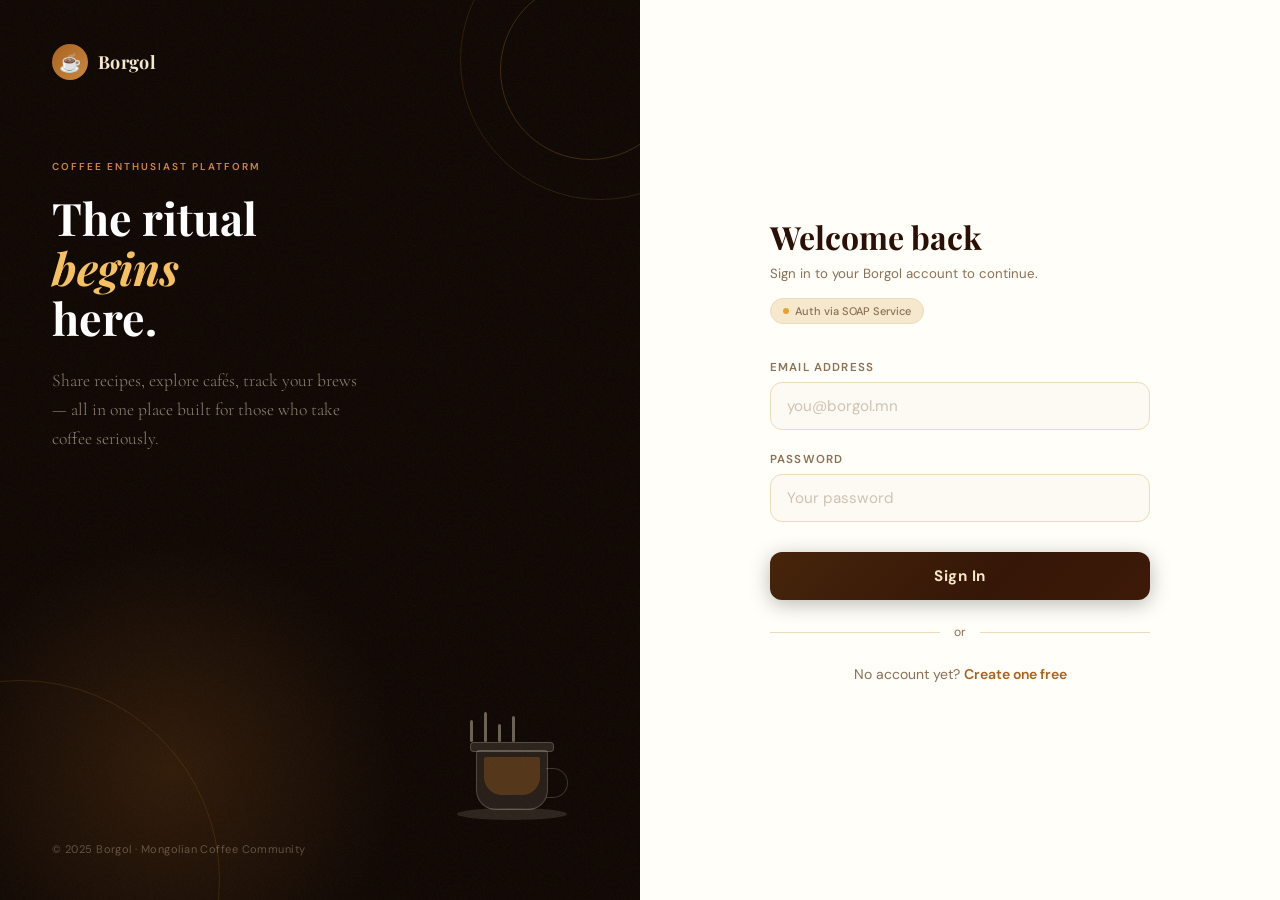
<file: src/main/resources/public/login.html>
<!DOCTYPE html>
<html lang="en">
<head>
<meta charset="UTF-8"/>
<meta name="viewport" content="width=device-width, initial-scale=1.0"/>
<title>Login – Borgol Coffee</title>
<link rel="preconnect" href="https://fonts.googleapis.com"/>
<link href="https://fonts.googleapis.com/css2?family=Playfair+Display:ital,wght@0,600;0,700;0,900;1,600;1,700&family=DM+Sans:opsz,wght@9..40,300;9..40,400;9..40,500;9..40,600&family=Cormorant+Garamond:ital,wght@0,300;0,400;1,300;1,400&display=swap" rel="stylesheet"/>
<style>
:root {
  --espresso  : #0C0400;
  --roast     : #2B1005;
  --caramel   : #A8621E;
  --caramel-lt: #CB8840;
  --gold      : #E8A030;
  --amber     : #F5C060;
  --cream     : #F6E8CC;
  --milk      : #FDFAF3;
  --surface   : #FFFEF8;
  --border    : #EDDBBA;
  --muted     : #8A7054;
  --text      : #180F08;
  --success   : #2D6A4F;
  --error     : #B5321E;
  --font-serif: 'Playfair Display', Georgia, serif;
  --font-sans : 'DM Sans', -apple-system, sans-serif;
  --font-light: 'Cormorant Garamond', Georgia, serif;
}

*, *::before, *::after { box-sizing: border-box; margin: 0; padding: 0; }
html, body { height: 100%; overflow: hidden; font-family: var(--font-sans); }

@keyframes spin    { to { transform: rotate(360deg) } }
@keyframes slideIn { from { opacity:0; transform:translateY(-8px) } to { opacity:1; transform:translateY(0) } }
@keyframes formIn  { from { opacity:0; transform:translateX(32px) } to { opacity:1; transform:translateX(0) } }
@keyframes panelIn { from { opacity:0; transform:translateX(-24px) } to { opacity:1; transform:translateX(0) } }
@keyframes floatUp { 0%,100% { transform:translateY(0) } 50% { transform:translateY(-12px) } }
@keyframes ringPulse { 0%,100% { opacity:.18; transform:scale(1) } 50% { opacity:.32; transform:scale(1.04) } }
@keyframes steam {
  0%   { opacity:0; transform:translateY(0) scaleX(1) }
  30%  { opacity:.6 }
  70%  { opacity:.3; transform:translateY(-40px) scaleX(1.4) }
  100% { opacity:0; transform:translateY(-70px) scaleX(.8) }
}

/* ── Layout ──────────────────────────────────────────────────────────── */
.split {
  display: grid;
  grid-template-columns: 1fr 1fr;
  height: 100vh;
}

/* ── Left panel ──────────────────────────────────────────────────────── */
.panel-left {
  background: var(--espresso);
  position: relative;
  overflow: hidden;
  display: flex;
  flex-direction: column;
  justify-content: space-between;
  padding: 44px 52px;
  animation: panelIn .8s cubic-bezier(.16,1,.3,1) both;
}

/* grain texture */
.panel-left::before {
  content: '';
  position: absolute;
  inset: 0;
  background-image: url("data:image/svg+xml,%3Csvg viewBox='0 0 256 256' xmlns='http://www.w3.org/2000/svg'%3E%3Cfilter id='noise'%3E%3CfeTurbulence type='fractalNoise' baseFrequency='0.9' numOctaves='4' stitchTiles='stitch'/%3E%3C/filter%3E%3Crect width='100%25' height='100%25' filter='url(%23noise)' opacity='0.06'/%3E%3C/svg%3E");
  background-size: 180px;
  pointer-events: none;
  z-index: 1;
}

/* warm radial glow */
.panel-left::after {
  content: '';
  position: absolute;
  bottom: -120px;
  left: -80px;
  width: 500px;
  height: 500px;
  background: radial-gradient(circle, rgba(168,98,30,.22) 0%, transparent 65%);
  pointer-events: none;
  z-index: 1;
}

.panel-content { position: relative; z-index: 2; }

.brand {
  display: flex;
  align-items: center;
  gap: 10px;
  font-family: var(--font-serif);
  font-size: 18px;
  font-weight: 700;
  color: var(--cream);
  letter-spacing: .3px;
}
.brand-dot {
  width: 36px;
  height: 36px;
  border-radius: 50%;
  background: linear-gradient(135deg, var(--caramel), var(--caramel-lt));
  display: flex;
  align-items: center;
  justify-content: center;
  font-size: 18px;
}

.panel-headline {
  margin-top: 80px;
}
.headline-label {
  font-size: 10px;
  font-weight: 600;
  letter-spacing: .2em;
  text-transform: uppercase;
  color: var(--caramel-lt);
  margin-bottom: 20px;
}
.headline-title {
  font-family: var(--font-serif);
  font-size: clamp(2.4rem, 3.5vw, 3.2rem);
  font-weight: 700;
  color: #fff;
  line-height: 1.12;
  margin-bottom: 22px;
}
.headline-title em {
  font-style: italic;
  color: var(--amber);
}
.headline-sub {
  font-family: var(--font-light);
  font-size: 1.1rem;
  font-weight: 300;
  color: rgba(246,232,204,.55);
  line-height: 1.65;
  max-width: 320px;
}

/* ── Coffee cup illustration (CSS) ──────────────────────── */
.coffee-art {
  position: absolute;
  bottom: 80px;
  right: 48px;
  width: 160px;
  height: 160px;
  z-index: 2;
  animation: floatUp 6s ease-in-out infinite;
}

.cup-saucer {
  position: absolute;
  bottom: 0;
  left: 50%;
  transform: translateX(-50%);
  width: 110px;
  height: 12px;
  background: rgba(246,232,204,.12);
  border-radius: 50%;
}
.cup-body {
  position: absolute;
  bottom: 10px;
  left: 50%;
  transform: translateX(-50%);
  width: 72px;
  height: 60px;
  background: rgba(246,232,204,.1);
  border: 1.5px solid rgba(246,232,204,.2);
  border-radius: 4px 4px 20px 20px;
}
.cup-rim {
  position: absolute;
  bottom: 68px;
  left: 50%;
  transform: translateX(-50%);
  width: 84px;
  height: 10px;
  background: rgba(246,232,204,.12);
  border: 1.5px solid rgba(246,232,204,.2);
  border-radius: 4px;
}
.cup-handle {
  position: absolute;
  bottom: 22px;
  right: 24px;
  width: 22px;
  height: 30px;
  border: 1.5px solid rgba(246,232,204,.2);
  border-radius: 0 16px 16px 0;
  border-left: none;
}
.cup-liquid {
  position: absolute;
  bottom: 14px;
  left: 50%;
  transform: translateX(-50%);
  width: 56px;
  height: 38px;
  background: rgba(168,98,30,.35);
  border-radius: 2px 2px 18px 18px;
}

/* steam lines */
.steam { position: absolute; bottom: 78px; }
.steam span {
  position: absolute;
  bottom: 0;
  width: 3px;
  background: rgba(246,232,204,.4);
  border-radius: 2px;
  animation: steam 2.4s ease-out infinite;
}
.steam span:nth-child(1) { left: 38px; height: 22px; animation-delay: 0s; }
.steam span:nth-child(2) { left: 52px; height: 30px; animation-delay: .5s; }
.steam span:nth-child(3) { left: 66px; height: 18px; animation-delay: 1s; }
.steam span:nth-child(4) { left: 80px; height: 26px; animation-delay: 1.6s; }

/* decorative rings */
.ring {
  position: absolute;
  border-radius: 50%;
  border: 1px solid rgba(232,160,48,.14);
  animation: ringPulse 4s ease-in-out infinite;
}
.ring-1 { width: 280px; height: 280px; top: -80px; right: -100px; animation-delay: 0s; }
.ring-2 { width: 180px; height: 180px; top: -20px; right: -40px; animation-delay: 1s; border-color: rgba(232,160,48,.22); }
.ring-3 { width: 400px; height: 400px; bottom: -180px; left: -180px; animation-delay: 2s; }

.panel-footer {
  position: relative;
  z-index: 2;
  font-size: 11px;
  color: rgba(246,232,204,.3);
  letter-spacing: .04em;
}

/* ── Right panel (form) ──────────────────────────────────── */
.panel-right {
  background: var(--surface);
  display: flex;
  align-items: center;
  justify-content: center;
  padding: 48px 56px;
  overflow-y: auto;
  animation: formIn .8s cubic-bezier(.16,1,.3,1) .1s both;
}

.form-wrap {
  width: 100%;
  max-width: 380px;
}

.form-header {
  margin-bottom: 36px;
}
.form-title {
  font-family: var(--font-serif);
  font-size: 2rem;
  font-weight: 700;
  color: var(--roast);
  margin-bottom: 6px;
}
.form-subtitle {
  font-size: .83rem;
  color: var(--muted);
  line-height: 1.5;
}

.service-badge {
  display: inline-flex;
  align-items: center;
  gap: 6px;
  padding: 5px 12px;
  border-radius: 20px;
  background: var(--cream);
  border: 1px solid var(--border);
  font-size: .69rem;
  color: var(--muted);
  margin-top: 14px;
  font-weight: 500;
}
.dot {
  width: 6px; height: 6px;
  border-radius: 50%;
  background: var(--gold);
  animation: ringPulse 2s ease-in-out infinite;
}

/* alert */
.alert {
  padding: 11px 15px;
  border-radius: 10px;
  font-size: .86rem;
  margin-bottom: 22px;
  display: none;
  animation: slideIn .3s ease both;
  line-height: 1.45;
}
.alert-error   { background: rgba(181,50,30,.07); border: 1px solid rgba(181,50,30,.22); color: var(--error); display: block; }
.alert-success { background: rgba(45,106,79,.07);  border: 1px solid rgba(45,106,79,.22);  color: var(--success); display: block; }

/* form fields */
.form-group { margin-bottom: 22px; }

.field-label {
  display: block;
  margin-bottom: 7px;
  font-size: .72rem;
  font-weight: 600;
  letter-spacing: .1em;
  text-transform: uppercase;
  color: var(--muted);
}

.field-input {
  width: 100%;
  padding: 13px 16px;
  background: var(--milk);
  border: 1.5px solid var(--border);
  border-radius: 12px;
  color: var(--text);
  font-family: var(--font-sans);
  font-size: .95rem;
  outline: none;
  transition: border-color .2s, box-shadow .2s, background .2s;
}
.field-input::placeholder { color: rgba(138,112,84,.4); }
.field-input:focus {
  border-color: var(--caramel);
  background: #fff;
  box-shadow: 0 0 0 3.5px rgba(168,98,30,.1);
}

/* submit button */
.btn-submit {
  width: 100%;
  padding: 14px;
  background: linear-gradient(135deg, var(--roast) 0%, #3D1A08 100%);
  border: none;
  border-radius: 12px;
  color: var(--cream);
  font-family: var(--font-sans);
  font-size: .95rem;
  font-weight: 700;
  cursor: pointer;
  position: relative;
  overflow: hidden;
  transition: transform .18s, box-shadow .18s;
  box-shadow: 0 4px 20px rgba(12,4,0,.28);
  letter-spacing: .03em;
}
.btn-submit::after {
  content: '';
  position: absolute;
  inset: 0;
  background: linear-gradient(135deg, rgba(232,160,48,.15) 0%, transparent 60%);
  pointer-events: none;
}
.btn-submit:hover {
  transform: translateY(-2px);
  box-shadow: 0 8px 30px rgba(12,4,0,.36);
}
.btn-submit:active { transform: translateY(0); }
.btn-submit:disabled { opacity: .5; cursor: not-allowed; transform: none; }

.btn-spinner {
  display: inline-block; width: 14px; height: 14px;
  border: 2px solid rgba(246,232,204,.3); border-top-color: var(--cream);
  border-radius: 50%; animation: spin .7s linear infinite;
  margin-right: 8px; vertical-align: middle;
}

/* divider */
.divider {
  text-align: center;
  margin: 24px 0;
  position: relative;
  color: var(--muted);
  font-size: .76rem;
}
.divider::before {
  content: '';
  position: absolute;
  left: 0; right: 0; top: 50%;
  height: 1px;
  background: var(--border);
}
.divider span { position: relative; background: var(--surface); padding: 0 14px; }

/* footer link */
.form-footer {
  text-align: center;
  font-size: .875rem;
  color: var(--muted);
  margin-top: 20px;
  line-height: 1.5;
}
.form-footer a {
  color: var(--caramel);
  text-decoration: none;
  font-weight: 600;
}
.form-footer a:hover { color: var(--roast); text-decoration: underline; }

/* token display */
.token-display {
  display: none;
  margin-top: 16px;
  padding: 11px 14px;
  background: var(--cream);
  border: 1px solid var(--border);
  border-radius: 10px;
  font-size: .71rem;
  color: var(--muted);
  word-break: break-all;
}
.token-display strong { color: var(--caramel); display: block; margin-bottom: 4px; }

/* ── Mobile ────────────────────────────────────────────── */
@media (max-width: 780px) {
  .split { grid-template-columns: 1fr; overflow-y: auto; height: auto; min-height: 100vh; }
  .panel-left {
    min-height: 220px;
    padding: 32px 28px;
    overflow: hidden;
  }
  .panel-headline { margin-top: 32px; }
  .headline-title { font-size: 2rem; }
  .coffee-art { display: none; }
  .ring-3 { display: none; }
  .panel-footer { display: none; }
  .panel-right { padding: 40px 24px 60px; }
  .panel-right .form-wrap { max-width: 100%; }
}
</style>
</head>
<body>

<div class="split">

  <!-- ── Left: editorial panel ── -->
  <div class="panel-left">
    <div class="ring ring-1"></div>
    <div class="ring ring-2"></div>
    <div class="ring ring-3"></div>

    <div class="panel-content">
      <div class="brand">
        <div class="brand-dot">☕</div>
        Borgol
      </div>

      <div class="panel-headline">
        <div class="headline-label">Coffee Enthusiast Platform</div>
        <h1 class="headline-title">
          The ritual<br>
          <em>begins</em><br>
          here.
        </h1>
        <p class="headline-sub">
          Share recipes, explore cafés, track your brews — all in one place built for those who take coffee seriously.
        </p>
      </div>
    </div>

    <div class="coffee-art">
      <div class="steam">
        <span></span><span></span><span></span><span></span>
      </div>
      <div class="cup-rim"></div>
      <div class="cup-body">
        <div class="cup-liquid"></div>
      </div>
      <div class="cup-handle"></div>
      <div class="cup-saucer"></div>
    </div>

    <div class="panel-footer">
      © 2025 Borgol · Mongolian Coffee Community
    </div>
  </div>

  <!-- ── Right: form panel ── -->
  <div class="panel-right">
    <div class="form-wrap">

      <div class="form-header">
        <h2 class="form-title">Welcome back</h2>
        <p class="form-subtitle">Sign in to your Borgol account to continue.</p>
        <div>
          <span class="service-badge">
            <span class="dot"></span>
            Auth via SOAP Service
          </span>
        </div>
      </div>

      <div id="alert" class="alert"></div>

      <form id="loginForm" autocomplete="off">
        <div class="form-group">
          <label class="field-label" for="email">Email Address</label>
          <input class="field-input" id="email" type="email" placeholder="you@borgol.mn" required/>
        </div>
        <div class="form-group" style="margin-bottom:30px;">
          <label class="field-label" for="password">Password</label>
          <input class="field-input" id="password" type="password" placeholder="Your password" required/>
        </div>
        <button type="submit" class="btn-submit" id="submitBtn">Sign In</button>
      </form>

      <div id="tokenDisplay" class="token-display">
        <strong>🔑 SOAP-issued JWT (stored in localStorage):</strong>
        <span id="tokenText"></span>
      </div>

      <div class="divider"><span>or</span></div>

      <div class="form-footer">
        No account yet? <a href="/register.html">Create one free</a>
      </div>

    </div>
  </div>

</div>

<script>
const JSON_BASE = window.location.origin;

document.getElementById('loginForm').addEventListener('submit', async (e) => {
  e.preventDefault();
  const btn   = document.getElementById('submitBtn');
  const alert = document.getElementById('alert');

  const email    = document.getElementById('email').value.trim();
  const password = document.getElementById('password').value;

  alert.className = 'alert';
  btn.disabled    = true;
  btn.innerHTML   = '<span class="btn-spinner"></span> Authenticating via SOAP…';

  try {
    const res = await fetch(`${JSON_BASE}/api/soap/login`, {
      method: 'POST',
      headers: { 'Content-Type': 'application/json' },
      body: JSON.stringify({ email, password })
    });

    const data = await res.json();

    if (!res.ok) {
      throw new Error(data.error || 'Invalid email or password');
    }

    localStorage.setItem('borgol_token',    data.token    || '');
    localStorage.setItem('borgol_userId',   data.userId   || '');
    localStorage.setItem('borgol_username', data.username || '');

    const tokenDisplay = document.getElementById('tokenDisplay');
    const tokenText    = document.getElementById('tokenText');
    tokenText.textContent = data.token
      ? data.token.substring(0, 60) + '…'
      : '(no token)';
    tokenDisplay.style.display = 'block';

    const source = data.source === 'soap-auth-service' ? 'SOAP' : 'local-fallback';
    alert.textContent = `✓ Signed in via ${source}! Redirecting…`;
    alert.className   = 'alert alert-success';
    btn.innerHTML     = '✓ Authenticated';

    setTimeout(() => { window.location.href = '/profile.html'; }, 1600);

  } catch (err) {
    alert.textContent = '✗ ' + err.message;
    alert.className   = 'alert alert-error';
    btn.disabled      = false;
    btn.innerHTML     = 'Sign In';
  }
});
</script>
</body>
</html>
</file>
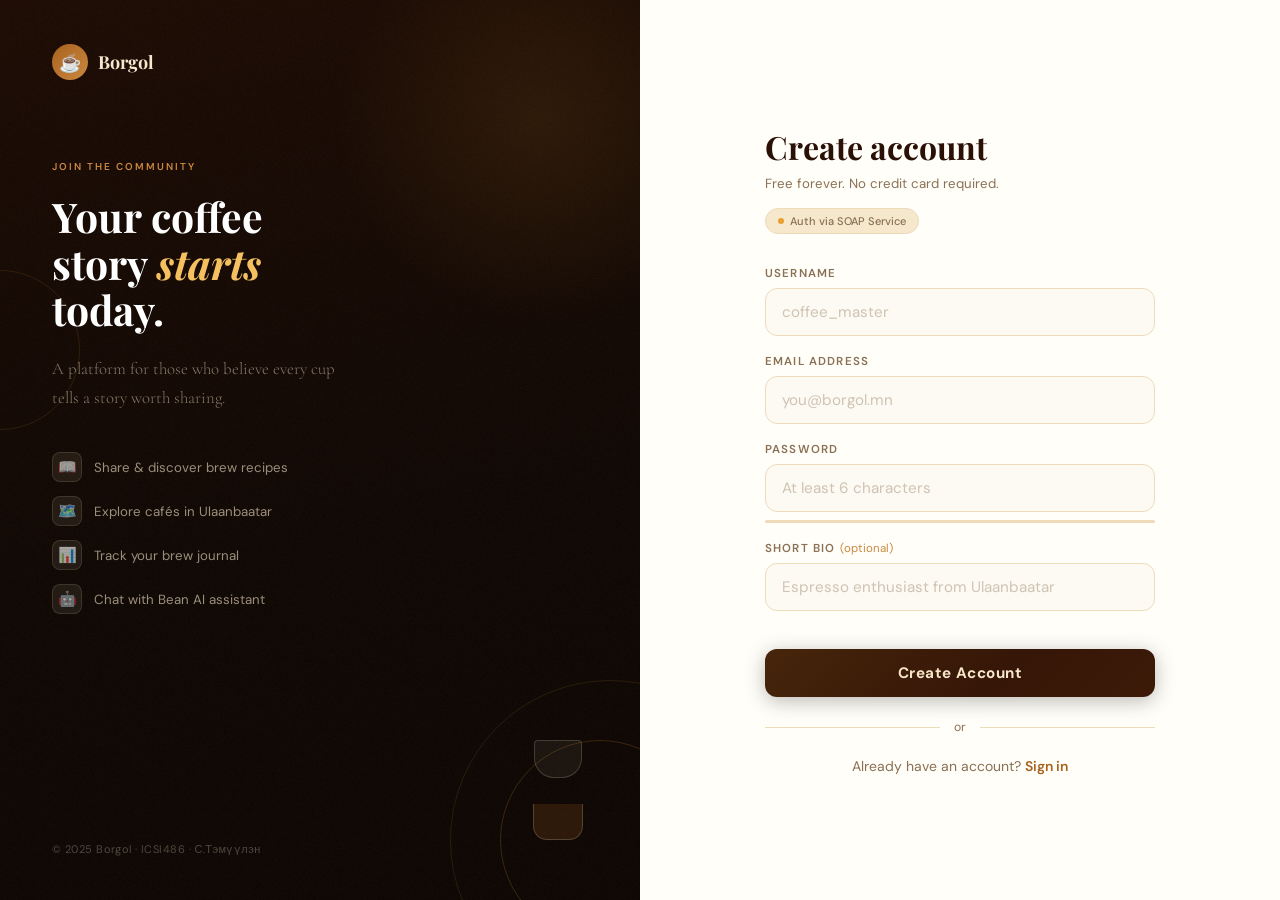
<file: src/main/resources/public/register.html>
<!DOCTYPE html>
<html lang="en">
<head>
<meta charset="UTF-8"/>
<meta name="viewport" content="width=device-width, initial-scale=1.0"/>
<title>Register – Borgol Coffee</title>
<link rel="preconnect" href="https://fonts.googleapis.com"/>
<link href="https://fonts.googleapis.com/css2?family=Playfair+Display:ital,wght@0,600;0,700;0,900;1,600;1,700&family=DM+Sans:opsz,wght@9..40,300;9..40,400;9..40,500;9..40,600&family=Cormorant+Garamond:ital,wght@0,300;0,400;1,300;1,400&display=swap" rel="stylesheet"/>
<style>
:root {
  --espresso  : #0C0400;
  --roast     : #2B1005;
  --caramel   : #A8621E;
  --caramel-lt: #CB8840;
  --gold      : #E8A030;
  --amber     : #F5C060;
  --cream     : #F6E8CC;
  --milk      : #FDFAF3;
  --surface   : #FFFEF8;
  --border    : #EDDBBA;
  --muted     : #8A7054;
  --text      : #180F08;
  --success   : #2D6A4F;
  --error     : #B5321E;
  --font-serif: 'Playfair Display', Georgia, serif;
  --font-sans : 'DM Sans', -apple-system, sans-serif;
  --font-light: 'Cormorant Garamond', Georgia, serif;
}

*, *::before, *::after { box-sizing: border-box; margin: 0; padding: 0; }
html, body { height: 100%; font-family: var(--font-sans); }

@keyframes spin    { to { transform:rotate(360deg) } }
@keyframes slideIn { from { opacity:0; transform:translateY(-8px) } to { opacity:1; transform:translateY(0) } }
@keyframes formIn  { from { opacity:0; transform:translateX(32px) } to { opacity:1; transform:translateX(0) } }
@keyframes panelIn { from { opacity:0; transform:translateX(-24px) } to { opacity:1; transform:translateX(0) } }
@keyframes ringPulse { 0%,100% { opacity:.16; transform:scale(1) } 50% { opacity:.28; transform:scale(1.04) } }
@keyframes floatUp { 0%,100% { transform:translateY(0) } 50% { transform:translateY(-10px) } }
@keyframes drip {
  0%   { height: 0; opacity: 0; }
  20%  { opacity: 1; }
  60%  { height: 32px; opacity: .8; }
  100% { height: 32px; opacity: 0; transform: translateY(12px); }
}
@keyframes steam {
  0%   { opacity:0; transform:translateY(0) scaleX(1) }
  30%  { opacity:.55 }
  70%  { opacity:.25; transform:translateY(-36px) scaleX(1.3) }
  100% { opacity:0; transform:translateY(-60px) scaleX(.8) }
}

/* ── Layout ─────────────────────────────────────────────── */
.split {
  display: grid;
  grid-template-columns: 1fr 1fr;
  min-height: 100vh;
}

/* ── Left panel ─────────────────────────────────────────── */
.panel-left {
  background: linear-gradient(170deg, #1A0800 0%, var(--espresso) 60%, #0A0300 100%);
  position: relative;
  overflow: hidden;
  display: flex;
  flex-direction: column;
  justify-content: space-between;
  padding: 44px 52px;
  animation: panelIn .8s cubic-bezier(.16,1,.3,1) both;
}

.panel-left::before {
  content: '';
  position: absolute;
  inset: 0;
  background-image: url("data:image/svg+xml,%3Csvg viewBox='0 0 256 256' xmlns='http://www.w3.org/2000/svg'%3E%3Cfilter id='noise'%3E%3CfeTurbulence type='fractalNoise' baseFrequency='0.9' numOctaves='4' stitchTiles='stitch'/%3E%3C/filter%3E%3Crect width='100%25' height='100%25' filter='url(%23noise)' opacity='0.055'/%3E%3C/svg%3E");
  background-size: 180px;
  pointer-events: none;
  z-index: 1;
}
.panel-left::after {
  content: '';
  position: absolute;
  top: -100px;
  right: -120px;
  width: 440px;
  height: 440px;
  background: radial-gradient(circle, rgba(232,160,48,.1) 0%, transparent 65%);
  pointer-events: none;
  z-index: 1;
}

.ring {
  position: absolute;
  border-radius: 50%;
  border: 1px solid rgba(232,160,48,.12);
  animation: ringPulse 5s ease-in-out infinite;
}
.ring-1 { width: 320px; height: 320px; bottom: -100px; right: -130px; animation-delay: 0s; }
.ring-2 { width: 200px; height: 200px; bottom: -40px; right: -60px; animation-delay: 1.2s; border-color: rgba(232,160,48,.2); }
.ring-3 { width: 160px; height: 160px; top: 30%; left: -80px; animation-delay: 2.4s; }

.panel-content { position: relative; z-index: 2; }

.brand {
  display: flex;
  align-items: center;
  gap: 10px;
  font-family: var(--font-serif);
  font-size: 18px;
  font-weight: 700;
  color: var(--cream);
}
.brand-dot {
  width: 36px; height: 36px;
  border-radius: 50%;
  background: linear-gradient(135deg, var(--caramel), var(--caramel-lt));
  display: flex; align-items: center; justify-content: center;
  font-size: 18px;
}

.panel-headline { margin-top: 80px; }

.headline-label {
  font-size: 10px;
  font-weight: 600;
  letter-spacing: .2em;
  text-transform: uppercase;
  color: var(--caramel-lt);
  margin-bottom: 20px;
}
.headline-title {
  font-family: var(--font-serif);
  font-size: clamp(2.2rem, 3.2vw, 3rem);
  font-weight: 700;
  color: #fff;
  line-height: 1.14;
  margin-bottom: 22px;
}
.headline-title em { font-style: italic; color: var(--amber); }

.headline-sub {
  font-family: var(--font-light);
  font-size: 1.05rem;
  font-weight: 300;
  color: rgba(246,232,204,.5);
  line-height: 1.7;
  max-width: 300px;
}

/* features list */
.features {
  margin-top: 40px;
  display: flex;
  flex-direction: column;
  gap: 14px;
}
.feature-item {
  display: flex;
  align-items: center;
  gap: 12px;
  font-size: .83rem;
  color: rgba(246,232,204,.6);
  font-weight: 400;
}
.feature-icon {
  width: 30px; height: 30px;
  border-radius: 8px;
  background: rgba(246,232,204,.08);
  border: 1px solid rgba(246,232,204,.12);
  display: flex; align-items: center; justify-content: center;
  font-size: 15px;
  flex-shrink: 0;
}

/* coffee drip art */
.drip-art {
  position: absolute;
  bottom: 60px;
  right: 52px;
  z-index: 2;
  animation: floatUp 7s ease-in-out infinite;
}
.drip-container {
  position: relative;
  width: 60px;
  height: 100px;
}
.drip-cup {
  position: absolute;
  bottom: 0;
  left: 50%;
  transform: translateX(-50%);
  width: 50px;
  height: 36px;
  border: 1.5px solid rgba(246,232,204,.2);
  border-top: none;
  border-radius: 0 0 14px 14px;
  background: rgba(168,98,30,.2);
}
.drip-filter {
  position: absolute;
  top: 0;
  left: 50%;
  transform: translateX(-50%);
  width: 48px;
  height: 38px;
  border: 1.5px solid rgba(246,232,204,.18);
  border-radius: 4px 4px 20px 20px;
  background: rgba(246,232,204,.06);
}
.drip-line {
  position: absolute;
  top: 36px;
  left: 50%;
  transform: translateX(-50%);
  width: 2px;
  background: rgba(168,98,30,.5);
  border-radius: 0 0 2px 2px;
  animation: drip 1.8s ease-in-out infinite;
}

.panel-footer {
  position: relative;
  z-index: 2;
  font-size: 11px;
  color: rgba(246,232,204,.28);
  letter-spacing: .04em;
}

/* ── Right panel ─────────────────────────────────────────── */
.panel-right {
  background: var(--surface);
  display: flex;
  align-items: center;
  justify-content: center;
  padding: 48px 52px;
  overflow-y: auto;
  animation: formIn .8s cubic-bezier(.16,1,.3,1) .1s both;
}

.form-wrap { width: 100%; max-width: 390px; }

.form-header { margin-bottom: 32px; }
.form-title {
  font-family: var(--font-serif);
  font-size: 2rem;
  font-weight: 700;
  color: var(--roast);
  margin-bottom: 6px;
}
.form-subtitle {
  font-size: .83rem;
  color: var(--muted);
  line-height: 1.5;
}
.service-badge {
  display: inline-flex; align-items: center; gap: 6px;
  padding: 5px 12px; border-radius: 20px;
  background: var(--cream); border: 1px solid var(--border);
  font-size: .69rem; color: var(--muted); margin-top: 14px; font-weight: 500;
}
.dot { width: 6px; height: 6px; border-radius: 50%; background: var(--gold); animation: ringPulse 2s ease-in-out infinite; }

.alert {
  padding: 11px 15px; border-radius: 10px;
  font-size: .86rem; margin-bottom: 20px;
  display: none; animation: slideIn .3s ease both; line-height: 1.45;
}
.alert-error   { background: rgba(181,50,30,.07); border: 1px solid rgba(181,50,30,.22); color: var(--error); display: block; }
.alert-success { background: rgba(45,106,79,.07);  border: 1px solid rgba(45,106,79,.22);  color: var(--success); display: block; }

.form-group { margin-bottom: 18px; position: relative; }

.field-label {
  display: block; margin-bottom: 7px;
  font-size: .72rem; font-weight: 600;
  letter-spacing: .1em; text-transform: uppercase; color: var(--muted);
}
.field-label .opt {
  color: var(--caramel-lt); font-weight: 400;
  text-transform: none; letter-spacing: 0;
}

.field-input {
  width: 100%; padding: 13px 16px;
  background: var(--milk); border: 1.5px solid var(--border);
  border-radius: 12px; color: var(--text);
  font-family: var(--font-sans); font-size: .95rem;
  outline: none; transition: border-color .2s, box-shadow .2s, background .2s;
}
.field-input::placeholder { color: rgba(138,112,84,.4); }
.field-input:focus {
  border-color: var(--caramel); background: #fff;
  box-shadow: 0 0 0 3.5px rgba(168,98,30,.1);
}

/* strength bar */
.strength-bar {
  height: 3px; border-radius: 2px;
  background: var(--border); margin-top: 8px; overflow: hidden;
}
.strength-fill { height: 100%; border-radius: 2px; transition: width .3s, background .3s; width: 0%; }

.btn-submit {
  width: 100%; padding: 14px; margin-top: 10px;
  background: linear-gradient(135deg, var(--roast) 0%, #3D1A08 100%);
  border: none; border-radius: 12px;
  color: var(--cream); font-family: var(--font-sans);
  font-size: .95rem; font-weight: 700;
  cursor: pointer; position: relative; overflow: hidden;
  transition: transform .18s, box-shadow .18s;
  box-shadow: 0 4px 20px rgba(12,4,0,.28);
  letter-spacing: .03em;
}
.btn-submit::after {
  content: '';
  position: absolute; inset: 0;
  background: linear-gradient(135deg, rgba(232,160,48,.15) 0%, transparent 60%);
  pointer-events: none;
}
.btn-submit:hover { transform: translateY(-2px); box-shadow: 0 8px 30px rgba(12,4,0,.36); }
.btn-submit:active { transform: translateY(0); }
.btn-submit:disabled { opacity: .5; cursor: not-allowed; transform: none; }

.btn-spinner {
  display: inline-block; width: 14px; height: 14px;
  border: 2px solid rgba(246,232,204,.3); border-top-color: var(--cream);
  border-radius: 50%; animation: spin .7s linear infinite;
  margin-right: 8px; vertical-align: middle;
}

.divider {
  text-align: center; margin: 22px 0;
  position: relative; color: var(--muted); font-size: .76rem;
}
.divider::before {
  content: ''; position: absolute; left: 0; right: 0; top: 50%;
  height: 1px; background: var(--border);
}
.divider span { position: relative; background: var(--surface); padding: 0 14px; }

.form-footer {
  text-align: center; font-size: .875rem;
  color: var(--muted); margin-top: 18px;
}
.form-footer a { color: var(--caramel); text-decoration: none; font-weight: 600; }
.form-footer a:hover { color: var(--roast); text-decoration: underline; }

/* ── Mobile ─────────────────────────────────────────────── */
@media (max-width: 800px) {
  .split { grid-template-columns: 1fr; }
  .panel-left { min-height: 200px; padding: 32px 28px; }
  .panel-headline { margin-top: 28px; }
  .headline-title { font-size: 1.9rem; }
  .features, .drip-art, .ring-3, .panel-footer { display: none; }
  .panel-right { padding: 36px 22px 56px; }
  .form-wrap { max-width: 100%; }
}
</style>
</head>
<body>

<div class="split">

  <!-- ── Left panel ── -->
  <div class="panel-left">
    <div class="ring ring-1"></div>
    <div class="ring ring-2"></div>
    <div class="ring ring-3"></div>

    <div class="panel-content">
      <div class="brand">
        <div class="brand-dot">☕</div>
        Borgol
      </div>

      <div class="panel-headline">
        <div class="headline-label">Join the Community</div>
        <h1 class="headline-title">
          Your coffee<br>
          story <em>starts</em><br>
          today.
        </h1>
        <p class="headline-sub">
          A platform for those who believe every cup tells a story worth sharing.
        </p>
      </div>

      <div class="features">
        <div class="feature-item">
          <div class="feature-icon">📖</div>
          Share & discover brew recipes
        </div>
        <div class="feature-item">
          <div class="feature-icon">🗺️</div>
          Explore cafés in Ulaanbaatar
        </div>
        <div class="feature-item">
          <div class="feature-icon">📊</div>
          Track your brew journal
        </div>
        <div class="feature-item">
          <div class="feature-icon">🤖</div>
          Chat with Bean AI assistant
        </div>
      </div>
    </div>

    <div class="drip-art">
      <div class="drip-container">
        <div class="drip-filter"></div>
        <div class="drip-line"></div>
        <div class="drip-cup"></div>
      </div>
    </div>

    <div class="panel-footer">
      © 2025 Borgol · ICSI486 · С.Тэмүүлэн
    </div>
  </div>

  <!-- ── Right panel ── -->
  <div class="panel-right">
    <div class="form-wrap">

      <div class="form-header">
        <h2 class="form-title">Create account</h2>
        <p class="form-subtitle">Free forever. No credit card required.</p>
        <div>
          <span class="service-badge">
            <span class="dot"></span>
            Auth via SOAP Service
          </span>
        </div>
      </div>

      <div id="alert" class="alert"></div>

      <form id="registerForm" autocomplete="off">
        <div class="form-group">
          <label class="field-label" for="username">Username</label>
          <input class="field-input" id="username" type="text" placeholder="coffee_master" required/>
        </div>
        <div class="form-group">
          <label class="field-label" for="email">Email Address</label>
          <input class="field-input" id="email" type="email" placeholder="you@borgol.mn" required/>
        </div>
        <div class="form-group">
          <label class="field-label" for="password">Password</label>
          <input class="field-input" id="password" type="password" placeholder="At least 6 characters" required/>
          <div class="strength-bar"><div class="strength-fill" id="strengthFill"></div></div>
        </div>
        <div class="form-group" style="margin-bottom:28px;">
          <label class="field-label" for="bio">Short Bio <span class="opt">(optional)</span></label>
          <input class="field-input" id="bio" type="text" placeholder="Espresso enthusiast from Ulaanbaatar"/>
        </div>
        <button type="submit" class="btn-submit" id="submitBtn">Create Account</button>
      </form>

      <div class="divider"><span>or</span></div>

      <div class="form-footer">
        Already have an account? <a href="/login.html">Sign in</a>
      </div>

    </div>
  </div>

</div>

<script>
const JSON_BASE = window.location.origin;

document.getElementById('password').addEventListener('input', function () {
  const v = this.value;
  let score = 0;
  if (v.length >= 6)  score++;
  if (v.length >= 10) score++;
  if (/[A-Z]/.test(v)) score++;
  if (/[0-9]/.test(v)) score++;
  if (/[^A-Za-z0-9]/.test(v)) score++;
  const fill  = document.getElementById('strengthFill');
  const pct   = (score / 5) * 100;
  const color = score <= 1 ? '#B5321E' : score <= 3 ? '#E8A030' : '#2D6A4F';
  fill.style.width      = pct + '%';
  fill.style.background = color;
});

document.getElementById('registerForm').addEventListener('submit', async (e) => {
  e.preventDefault();
  const btn   = document.getElementById('submitBtn');
  const alert = document.getElementById('alert');

  const username = document.getElementById('username').value.trim();
  const email    = document.getElementById('email').value.trim();
  const password = document.getElementById('password').value;
  const bio      = document.getElementById('bio').value.trim();

  alert.className = 'alert';
  btn.disabled = true;
  btn.innerHTML = '<span class="btn-spinner"></span> Registering via SOAP…';

  try {
    const res = await fetch(`${JSON_BASE}/api/soap/register`, {
      method: 'POST',
      headers: { 'Content-Type': 'application/json' },
      body: JSON.stringify({ username, email, password })
    });

    const data = await res.json();

    if (!res.ok) {
      throw new Error(data.error || 'Registration failed');
    }

    if (data.token) {
      localStorage.setItem('borgol_token',    data.token);
      localStorage.setItem('borgol_userId',   data.userId  || '');
      localStorage.setItem('borgol_username', data.username || username);
    }

    if (bio && data.token) {
      await fetch(`${JSON_BASE}/api/users/me`, {
        method: 'PUT',
        headers: {
          'Content-Type': 'application/json',
          'Authorization': `Bearer ${data.token}`
        },
        body: JSON.stringify({ bio })
      });
    }

    alert.textContent = '✓ Account created! Redirecting…';
    alert.className   = 'alert alert-success';
    btn.innerHTML     = '✓ Success';

    setTimeout(() => { window.location.href = '/profile.html'; }, 1400);

  } catch (err) {
    alert.textContent = '✗ ' + err.message;
    alert.className   = 'alert alert-error';
    btn.disabled      = false;
    btn.innerHTML     = 'Create Account';
  }
});
</script>
</body>
</html>
</file>
